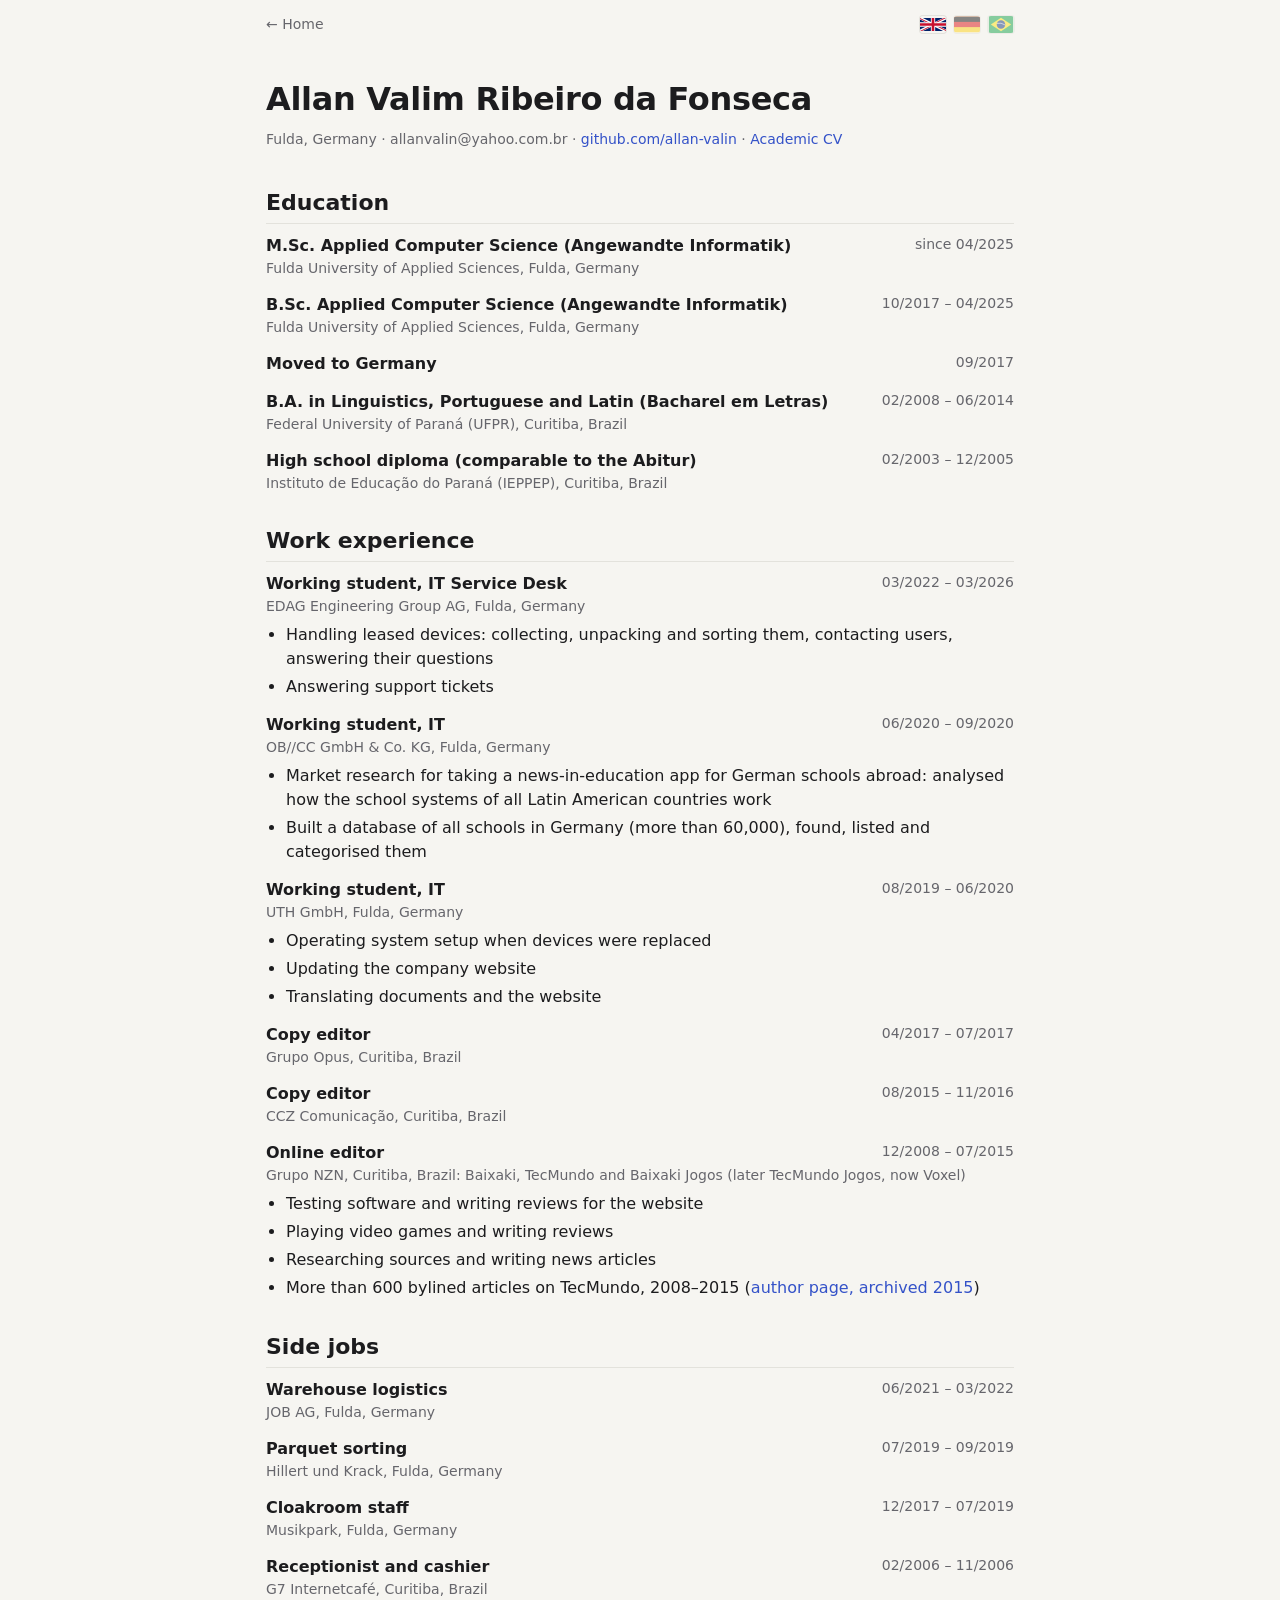
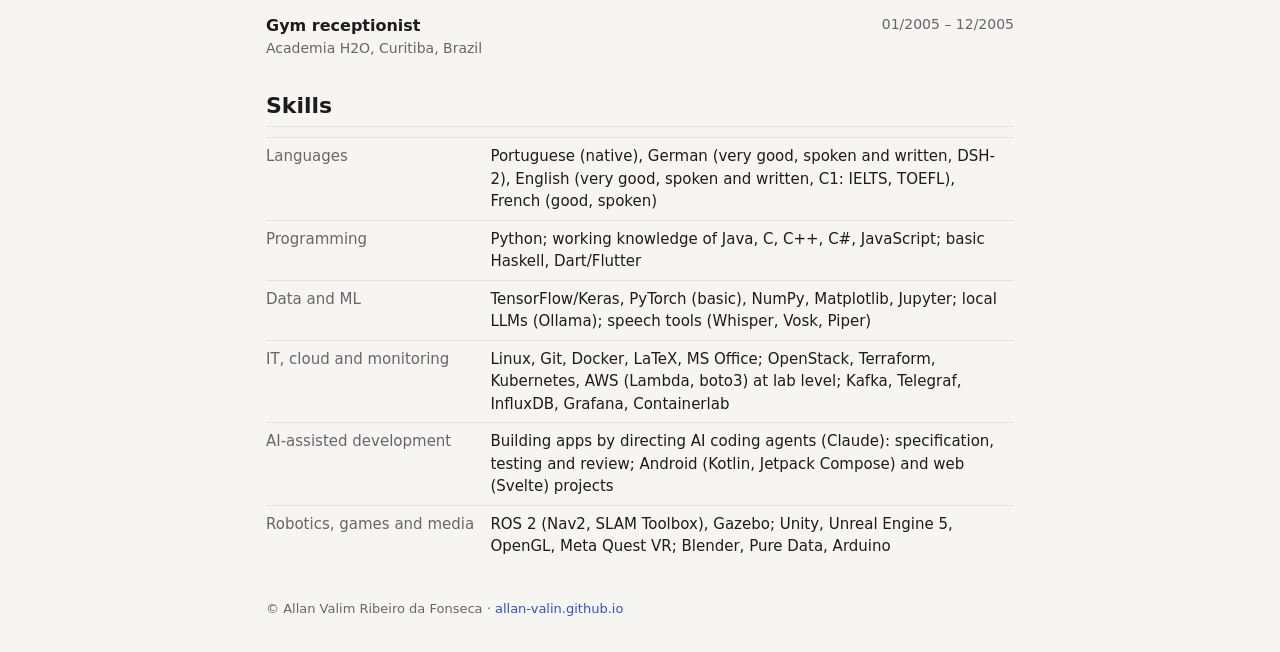
<file: cv/index.html>
<!DOCTYPE html>
<html lang="en">
<head>
<meta charset="utf-8">
<meta name="viewport" content="width=device-width, initial-scale=1">
<title>CV – Allan Valim</title>
<meta name="description" content="CV of Allan Valim Ribeiro da Fonseca: education, work experience and skills.">
<link rel="stylesheet" href="/assets/site.css">
<link rel="alternate" hreflang="en" href="https://allan-valin.github.io/cv/">
<link rel="alternate" hreflang="de" href="https://allan-valin.github.io/de/cv/">
<link rel="alternate" hreflang="pt-BR" href="https://allan-valin.github.io/pt/cv/">
</head>
<body>
<div class="wrap cv">
  <div class="topbar">
    <a class="home" href="/">← Home</a>
    <div class="lang"><a href="/cv/" hreflang="en" aria-current="page"><img src="/assets/flag-en.svg" alt="English" title="English"></a><a href="/de/cv/" hreflang="de"><img src="/assets/flag-de.svg" alt="Deutsch" title="Deutsch"></a><a href="/pt/cv/" hreflang="pt-BR"><img src="/assets/flag-pt.svg" alt="Português (Brasil)" title="Português (Brasil)"></a></div>
  </div>

  <header>
    <h1>Allan Valim Ribeiro da Fonseca</h1>
    <p class="contact">Fulda, Germany · allanvalin@yahoo.com.br · <a href="https://github.com/allan-valin">github.com/allan-valin</a> · <a href="/cv/academic.html">Academic CV</a></p>
  </header>

  <h2>Education</h2>
  <div class="entry">
    <div class="head"><strong>M.Sc. Applied Computer Science (Angewandte Informatik)</strong><span class="when">since 04/2025</span></div>
    <div class="where">Fulda University of Applied Sciences, Fulda, Germany</div>
  </div>
  <div class="entry">
    <div class="head"><strong>B.Sc. Applied Computer Science (Angewandte Informatik)</strong><span class="when">10/2017 – 04/2025</span></div>
    <div class="where">Fulda University of Applied Sciences, Fulda, Germany</div>
  </div>
  <div class="entry">
    <div class="head"><strong>Moved to Germany</strong><span class="when">09/2017</span></div>
  </div>
  <div class="entry">
    <div class="head"><strong>B.A. in Linguistics, Portuguese and Latin (Bacharel em Letras)</strong><span class="when">02/2008 – 06/2014</span></div>
    <div class="where">Federal University of Paraná (UFPR), Curitiba, Brazil</div>
  </div>
  <div class="entry">
    <div class="head"><strong>High school diploma (comparable to the Abitur)</strong><span class="when">02/2003 – 12/2005</span></div>
    <div class="where">Instituto de Educação do Paraná (IEPPEP), Curitiba, Brazil</div>
  </div>

  <h2>Work experience</h2>
  <div class="entry">
    <div class="head"><strong>Working student, IT Service Desk</strong><span class="when">03/2022 – 03/2026</span></div>
    <div class="where">EDAG Engineering Group AG, Fulda, Germany</div>
    <ul>
      <li>Handling leased devices: collecting, unpacking and sorting them, contacting users, answering their questions</li>
      <li>Answering support tickets</li>
    </ul>
  </div>
  <div class="entry">
    <div class="head"><strong>Working student, IT</strong><span class="when">06/2020 – 09/2020</span></div>
    <div class="where">OB//CC GmbH &amp; Co. KG, Fulda, Germany</div>
    <ul>
      <li>Market research for taking a news-in-education app for German schools abroad: analysed how the school systems of all Latin American countries work</li>
      <li>Built a database of all schools in Germany (more than 60,000), found, listed and categorised them</li>
    </ul>
  </div>
  <div class="entry">
    <div class="head"><strong>Working student, IT</strong><span class="when">08/2019 – 06/2020</span></div>
    <div class="where">UTH GmbH, Fulda, Germany</div>
    <ul>
      <li>Operating system setup when devices were replaced</li>
      <li>Updating the company website</li>
      <li>Translating documents and the website</li>
    </ul>
  </div>
  <div class="entry">
    <div class="head"><strong>Copy editor</strong><span class="when">04/2017 – 07/2017</span></div>
    <div class="where">Grupo Opus, Curitiba, Brazil</div>
  </div>
  <div class="entry">
    <div class="head"><strong>Copy editor</strong><span class="when">08/2015 – 11/2016</span></div>
    <div class="where">CCZ Comunicação, Curitiba, Brazil</div>
  </div>
  <div class="entry">
    <div class="head"><strong>Online editor</strong><span class="when">12/2008 – 07/2015</span></div>
    <div class="where">Grupo NZN, Curitiba, Brazil: Baixaki, TecMundo and Baixaki Jogos (later TecMundo Jogos, now Voxel)</div>
    <ul>
      <li>Testing software and writing reviews for the website</li>
      <li>Playing video games and writing reviews</li>
      <li>Researching sources and writing news articles</li>
      <li>More than 600 bylined articles on TecMundo, 2008–2015 (<a href="https://web.archive.org/web/20150530054442/http://www.tecmundo.com.br/autor/69-allan-valin">author page, archived 2015</a>)</li>
    </ul>
  </div>

  <h2>Side jobs</h2>
  <div class="entry"><div class="head"><strong>Warehouse logistics</strong><span class="when">06/2021 – 03/2022</span></div><div class="where">JOB AG, Fulda, Germany</div></div>
  <div class="entry"><div class="head"><strong>Parquet sorting</strong><span class="when">07/2019 – 09/2019</span></div><div class="where">Hillert und Krack, Fulda, Germany</div></div>
  <div class="entry"><div class="head"><strong>Cloakroom staff</strong><span class="when">12/2017 – 07/2019</span></div><div class="where">Musikpark, Fulda, Germany</div></div>
  <div class="entry"><div class="head"><strong>Receptionist and cashier</strong><span class="when">02/2006 – 11/2006</span></div><div class="where">G7 Internetcafé, Curitiba, Brazil</div></div>
  <div class="entry"><div class="head"><strong>Gym receptionist</strong><span class="when">01/2005 – 12/2005</span></div><div class="where">Academia H2O, Curitiba, Brazil</div></div>

  <h2>Skills</h2>
  <table>
    <tr><td>Languages</td><td>Portuguese (native), German (very good, spoken and written, DSH-2), English (very good, spoken and written, C1: IELTS, TOEFL), French (good, spoken)</td></tr>
    <tr><td>Programming</td><td>Python; working knowledge of Java, C, C++, C#, JavaScript; basic Haskell, Dart/Flutter</td></tr>
    <tr><td>Data and ML</td><td>TensorFlow/Keras, PyTorch (basic), NumPy, Matplotlib, Jupyter; local LLMs (Ollama); speech tools (Whisper, Vosk, Piper)</td></tr>
    <tr><td>IT, cloud and monitoring</td><td>Linux, Git, Docker, LaTeX, MS Office; OpenStack, Terraform, Kubernetes, AWS (Lambda, boto3) at lab level; Kafka, Telegraf, InfluxDB, Grafana, Containerlab</td></tr>
    <tr><td>AI-assisted development</td><td>Building apps by directing AI coding agents (Claude): specification, testing and review; Android (Kotlin, Jetpack Compose) and web (Svelte) projects</td></tr>
    <tr><td>Robotics, games and media</td><td>ROS 2 (Nav2, SLAM Toolbox), Gazebo; Unity, Unreal Engine 5, OpenGL, Meta Quest VR; Blender, Pure Data, Arduino</td></tr>
  </table>

  <footer>© Allan Valim Ribeiro da Fonseca · <a href="/">allan-valin.github.io</a></footer>
</div>
</body>
</html>
</file>
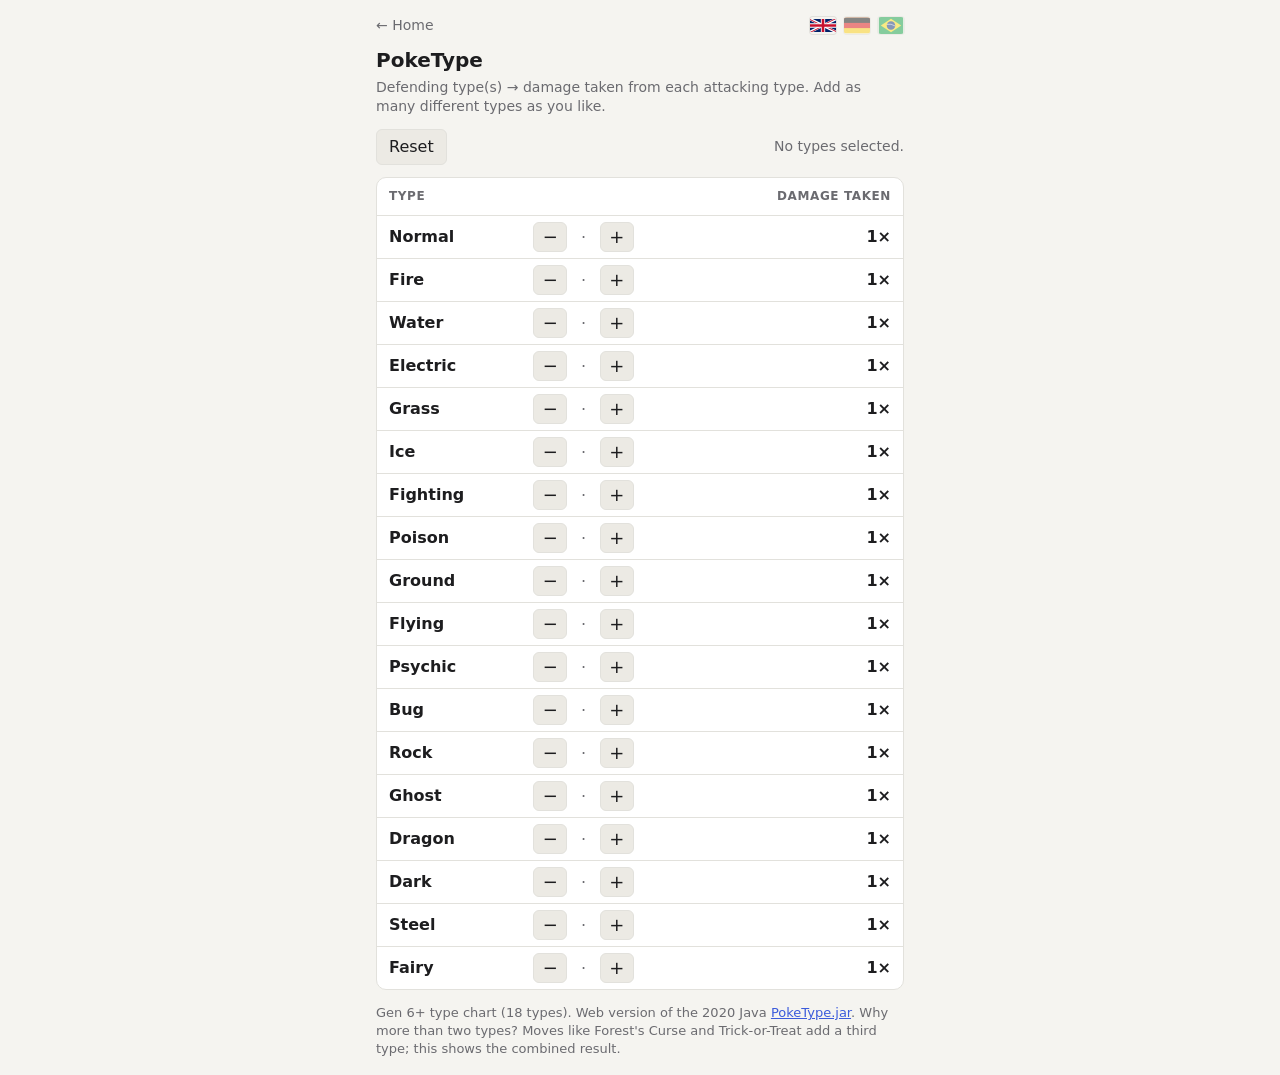
<file: poketype/index.html>
<!DOCTYPE html>
<html lang="en">
<head>
<meta charset="utf-8">
<meta name="viewport" content="width=device-width, initial-scale=1">
<title>PokeType</title>
<meta name="description" content="Type-weakness calculator that lets a Pokémon have any number of types, not just two.">
<style>
  :root { --bg:#f5f4f0; --fg:#1d1d1f; --mute:#6b6b70; --card:#ffffff; --line:#e2e1dc; --btn:#eceae4; --btn-hi:#dedbd3; --up:#1a8a3c; --down:#c92a2a; --zero:#b8860b; --accent:#3b5bdb; }
  @media (prefers-color-scheme: dark) { :root { --bg:#14161a; --fg:#e8e6e1; --mute:#8b8f98; --card:#1c1f25; --line:#2a2e36; --btn:#2f3440; --btn-hi:#3a3f4b; --up:#4ade80; --down:#ff6b6b; --zero:#facc15; --accent:#8da2fb; } }
  * { box-sizing:border-box; }
  body { margin:0; background:var(--bg); color:var(--fg); font:16px/1.4 system-ui,sans-serif; }
  main { max-width:560px; margin:0 auto; padding:16px; }
  h1 { font-size:20px; margin:0; }
  header { display:flex; justify-content:space-between; align-items:center; gap:12px; margin-bottom:12px; }
  header p { margin:4px 0 0; color:var(--mute); font-size:14px; }
  .card { background:var(--card); border:1px solid var(--line); border-radius:10px; overflow:hidden; }
  table { width:100%; border-collapse:collapse; }
  th { text-align:left; font-size:12px; text-transform:uppercase; letter-spacing:.05em; color:var(--mute); padding:10px 12px; border-bottom:1px solid var(--line); }
  th:last-child, td:last-child { text-align:right; }
  td { padding:6px 12px; border-bottom:1px solid var(--line); }
  tr:last-child td { border-bottom:0; }
  .t { font-weight:600; }
  .ctl { white-space:nowrap; }
  .ctl button { width:34px; height:30px; border:1px solid var(--line); background:var(--btn); color:var(--fg); border-radius:6px; font:inherit; font-size:18px; line-height:1; cursor:pointer; }
  .ctl button:hover { background:var(--btn-hi); }
  .n { display:inline-block; min-width:1.4em; text-align:center; font-variant-numeric:tabular-nums; color:var(--mute); }
  .n.on { color:var(--accent); font-weight:700; }
  .m { font-variant-numeric:tabular-nums; font-weight:600; }
  .m.up { color:var(--up); } .m.down { color:var(--down); } .m.zero { color:var(--zero); }
  .top { display:flex; gap:8px; align-items:center; flex-wrap:wrap; margin-bottom:12px; }
  .top button { border:1px solid var(--line); background:var(--btn); color:var(--fg); border-radius:6px; padding:6px 12px; font:inherit; cursor:pointer; }
  #summary { color:var(--mute); font-size:14px; margin-left:auto; }
  footer { color:var(--mute); font-size:13px; margin-top:14px; }
  a { color:var(--accent); }
  .bar { display:flex; justify-content:space-between; align-items:center; font-size:14px; margin-bottom:10px; }
  .bar .home { color:var(--mute); text-decoration:none; }
  .lang { display:flex; gap:8px; } .lang a { opacity:.45; } .lang a[aria-current="page"], .lang a:hover { opacity:1; }
  .lang img { width:26px; height:17px; display:block; border-radius:3px; box-shadow:0 0 0 1px var(--line); }
</style>
</head>
<body>
<main>
  <div class="bar"><a class="home" href="/">← Home</a><div class="lang"><a href="/poketype/" hreflang="en" aria-current="page"><img src="/assets/flag-en.svg" alt="English" title="English"></a><a href="/de/poketype/" hreflang="de"><img src="/assets/flag-de.svg" alt="Deutsch" title="Deutsch"></a><a href="/pt/poketype/" hreflang="pt-BR"><img src="/assets/flag-pt.svg" alt="Português (Brasil)" title="Português (Brasil)"></a></div></div>
  <header>
    <div><h1>PokeType</h1><p>Defending type(s) → damage taken from each attacking type. Add as many different types as you like.</p></div>
  </header>
  <div class="top"><button id="reset">Reset</button><span id="summary">No types selected.</span></div>
  <div class="card"><table>
    <thead><tr><th>Type</th><th></th><th>Damage taken</th></tr></thead>
    <tbody id="rows"></tbody>
  </table></div>
  <footer>Gen 6+ type chart (18 types). Web version of the 2020 Java <a href="https://github.com/allan-valin/Multimedia-Projects/tree/main/poketype">PokeType.jar</a>.
  Why more than two types? Moves like Forest's Curse and Trick-or-Treat add a third type; this shows the combined result.</footer>
</main>
<script>
const T = ["Normal","Fire","Water","Electric","Grass","Ice","Fighting","Poison","Ground","Flying","Psychic","Bug","Rock","Ghost","Dragon","Dark","Steel","Fairy"];
// CHART[attacker][defender] multiplier, standard Gen 6+ chart.
const H = 0.5, Z = 0;
const CHART = {
  Normal:  {Rock:H, Ghost:Z, Steel:H},
  Fire:    {Fire:H, Water:H, Grass:2, Ice:2, Bug:2, Rock:H, Dragon:H, Steel:2},
  Water:   {Fire:2, Water:H, Grass:H, Ground:2, Rock:2, Dragon:H},
  Electric:{Water:2, Electric:H, Grass:H, Ground:Z, Flying:2, Dragon:H},
  Grass:   {Fire:H, Water:2, Grass:H, Poison:H, Ground:2, Flying:H, Bug:H, Rock:2, Dragon:H, Steel:H},
  Ice:     {Fire:H, Water:H, Grass:2, Ice:H, Ground:2, Flying:2, Dragon:2, Steel:H},
  Fighting:{Normal:2, Ice:2, Poison:H, Flying:H, Psychic:H, Bug:H, Rock:2, Ghost:Z, Dark:2, Steel:2, Fairy:H},
  Poison:  {Grass:2, Poison:H, Ground:H, Rock:H, Ghost:H, Steel:Z, Fairy:2},
  Ground:  {Fire:2, Electric:2, Grass:H, Poison:2, Flying:Z, Bug:H, Rock:2, Steel:2},
  Flying:  {Electric:H, Grass:2, Fighting:2, Bug:2, Rock:H, Steel:H},
  Psychic: {Fighting:2, Poison:2, Psychic:H, Dark:Z, Steel:H},
  Bug:     {Fire:H, Grass:2, Fighting:H, Poison:H, Flying:H, Psychic:2, Ghost:H, Dark:2, Steel:H, Fairy:H},
  Rock:    {Fire:2, Ice:2, Fighting:H, Ground:H, Flying:2, Bug:2, Steel:H},
  Ghost:   {Normal:Z, Psychic:2, Ghost:2, Dark:H},
  Dragon:  {Dragon:2, Steel:H, Fairy:Z},
  Dark:    {Fighting:H, Psychic:2, Ghost:2, Dark:H, Fairy:H},
  Steel:   {Fire:H, Water:H, Electric:H, Ice:2, Rock:2, Steel:H, Fairy:2},
  Fairy:   {Fire:H, Fighting:2, Poison:H, Dragon:2, Dark:2, Steel:H},
};
const count = Object.fromEntries(T.map(t => [t, 0]));
const rows = document.getElementById("rows");
for (const t of T) {
  const tr = document.createElement("tr");
  tr.innerHTML = `<td class="t">${t}</td><td class="ctl"><button data-t="${t}" data-d="-1" aria-label="remove ${t}">−</button> <span class="n" id="n-${t}">·</span> <button data-t="${t}" data-d="1" aria-label="add ${t}">+</button></td><td class="m" id="m-${t}">1</td>`;
  rows.appendChild(tr);
}
rows.addEventListener("click", e => { const b = e.target.closest("button"); if (!b) return; count[b.dataset.t] = Math.min(1, Math.max(0, count[b.dataset.t] + +b.dataset.d)); update(); });
document.getElementById("reset").onclick = () => { for (const t of T) count[t] = 0; update(); };
function fmt(x) { return x === 0 ? "0" : x >= 1 ? (Number.isInteger(x) ? x + "" : x.toFixed(2)) : x.toFixed(x === 0.5 ? 1 : x === 0.25 ? 2 : 3); }
function update() {
  const def = T.filter(t => count[t] > 0);
  for (const atk of T) {
    let m = 1; for (const d of def) for (let i = 0; i < count[d]; i++) m *= CHART[atk][d] ?? 1;
    const el = document.getElementById(`m-${atk}`); el.textContent = fmt(m) + "×";
    el.className = "m " + (m === 0 ? "zero" : m > 1 ? "up" : m < 1 ? "down" : "");
  }
  for (const t of T) { const n = document.getElementById(`n-${t}`); n.textContent = count[t] ? "✓" : "·"; n.classList.toggle("on", count[t] > 0); }
  document.getElementById("summary").textContent = def.length ? "Defending: " + def.join(" / ") : "No types selected.";
}
update();
</script>
</body>
</html>
</file>
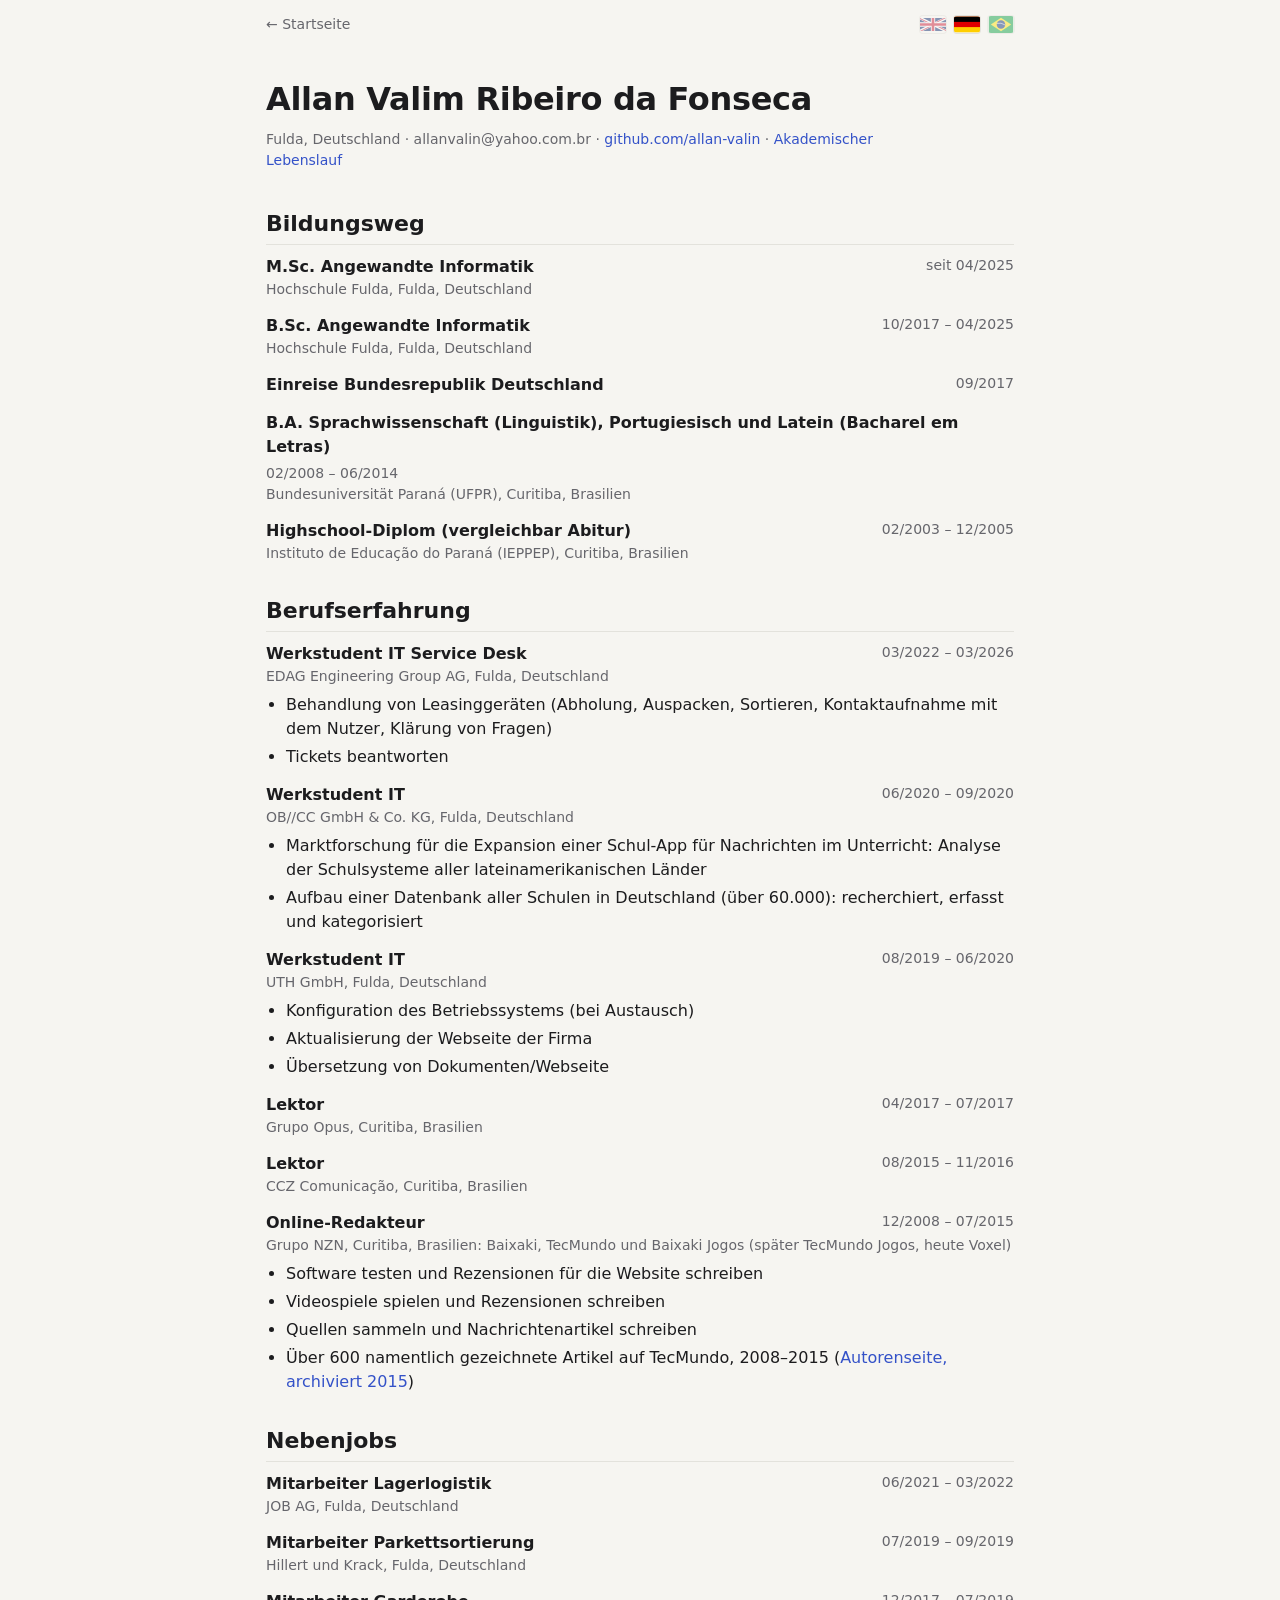
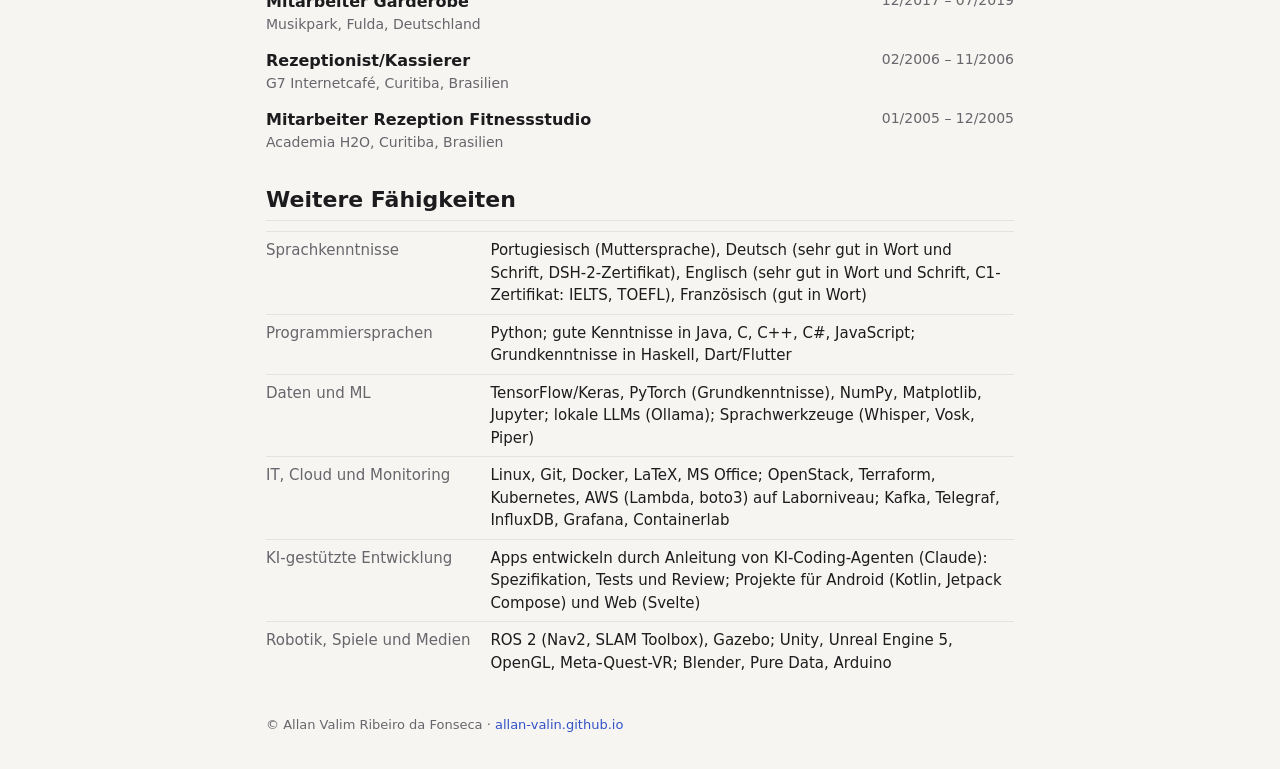
<file: de/cv/index.html>
<!DOCTYPE html>
<html lang="de">
<head>
<meta charset="utf-8">
<meta name="viewport" content="width=device-width, initial-scale=1">
<title>Lebenslauf – Allan Valim</title>
<meta name="description" content="Lebenslauf von Allan Valim Ribeiro da Fonseca: Bildungsweg, Berufserfahrung und Kenntnisse.">
<link rel="stylesheet" href="/assets/site.css">
<link rel="alternate" hreflang="en" href="https://allan-valin.github.io/cv/">
<link rel="alternate" hreflang="de" href="https://allan-valin.github.io/de/cv/">
<link rel="alternate" hreflang="pt-BR" href="https://allan-valin.github.io/pt/cv/">
</head>
<body>
<div class="wrap cv">
  <div class="topbar">
    <a class="home" href="/de/">← Startseite</a>
    <div class="lang"><a href="/cv/" hreflang="en"><img src="/assets/flag-en.svg" alt="English" title="English"></a><a href="/de/cv/" hreflang="de" aria-current="page"><img src="/assets/flag-de.svg" alt="Deutsch" title="Deutsch"></a><a href="/pt/cv/" hreflang="pt-BR"><img src="/assets/flag-pt.svg" alt="Português (Brasil)" title="Português (Brasil)"></a></div>
  </div>

  <header>
    <h1>Allan Valim Ribeiro da Fonseca</h1>
    <p class="contact">Fulda, Deutschland · allanvalin@yahoo.com.br · <a href="https://github.com/allan-valin">github.com/allan-valin</a> · <a href="/de/cv/academic.html">Akademischer Lebenslauf</a></p>
  </header>

  <h2>Bildungsweg</h2>
  <div class="entry">
    <div class="head"><strong>M.Sc. Angewandte Informatik</strong><span class="when">seit 04/2025</span></div>
    <div class="where">Hochschule Fulda, Fulda, Deutschland</div>
  </div>
  <div class="entry">
    <div class="head"><strong>B.Sc. Angewandte Informatik</strong><span class="when">10/2017 – 04/2025</span></div>
    <div class="where">Hochschule Fulda, Fulda, Deutschland</div>
  </div>
  <div class="entry">
    <div class="head"><strong>Einreise Bundesrepublik Deutschland</strong><span class="when">09/2017</span></div>
  </div>
  <div class="entry">
    <div class="head"><strong>B.A. Sprachwissenschaft (Linguistik), Portugiesisch und Latein (Bacharel em Letras)</strong><span class="when">02/2008 – 06/2014</span></div>
    <div class="where">Bundesuniversität Paraná (UFPR), Curitiba, Brasilien</div>
  </div>
  <div class="entry">
    <div class="head"><strong>Highschool-Diplom (vergleichbar Abitur)</strong><span class="when">02/2003 – 12/2005</span></div>
    <div class="where">Instituto de Educação do Paraná (IEPPEP), Curitiba, Brasilien</div>
  </div>

  <h2>Berufserfahrung</h2>
  <div class="entry">
    <div class="head"><strong>Werkstudent IT Service Desk</strong><span class="when">03/2022 – 03/2026</span></div>
    <div class="where">EDAG Engineering Group AG, Fulda, Deutschland</div>
    <ul>
      <li>Behandlung von Leasinggeräten (Abholung, Auspacken, Sortieren, Kontaktaufnahme mit dem Nutzer, Klärung von Fragen)</li>
      <li>Tickets beantworten</li>
    </ul>
  </div>
  <div class="entry">
    <div class="head"><strong>Werkstudent IT</strong><span class="when">06/2020 – 09/2020</span></div>
    <div class="where">OB//CC GmbH &amp; Co. KG, Fulda, Deutschland</div>
    <ul>
      <li>Marktforschung für die Expansion einer Schul-App für Nachrichten im Unterricht: Analyse der Schulsysteme aller lateinamerikanischen Länder</li>
      <li>Aufbau einer Datenbank aller Schulen in Deutschland (über 60.000): recherchiert, erfasst und kategorisiert</li>
    </ul>
  </div>
  <div class="entry">
    <div class="head"><strong>Werkstudent IT</strong><span class="when">08/2019 – 06/2020</span></div>
    <div class="where">UTH GmbH, Fulda, Deutschland</div>
    <ul>
      <li>Konfiguration des Betriebssystems (bei Austausch)</li>
      <li>Aktualisierung der Webseite der Firma</li>
      <li>Übersetzung von Dokumenten/Webseite</li>
    </ul>
  </div>
  <div class="entry">
    <div class="head"><strong>Lektor</strong><span class="when">04/2017 – 07/2017</span></div>
    <div class="where">Grupo Opus, Curitiba, Brasilien</div>
  </div>
  <div class="entry">
    <div class="head"><strong>Lektor</strong><span class="when">08/2015 – 11/2016</span></div>
    <div class="where">CCZ Comunicação, Curitiba, Brasilien</div>
  </div>
  <div class="entry">
    <div class="head"><strong>Online-Redakteur</strong><span class="when">12/2008 – 07/2015</span></div>
    <div class="where">Grupo NZN, Curitiba, Brasilien: Baixaki, TecMundo und Baixaki Jogos (später TecMundo Jogos, heute Voxel)</div>
    <ul>
      <li>Software testen und Rezensionen für die Website schreiben</li>
      <li>Videospiele spielen und Rezensionen schreiben</li>
      <li>Quellen sammeln und Nachrichtenartikel schreiben</li>
      <li>Über 600 namentlich gezeichnete Artikel auf TecMundo, 2008–2015 (<a href="https://web.archive.org/web/20150530054442/http://www.tecmundo.com.br/autor/69-allan-valin">Autorenseite, archiviert 2015</a>)</li>
    </ul>
  </div>

  <h2>Nebenjobs</h2>
  <div class="entry"><div class="head"><strong>Mitarbeiter Lagerlogistik</strong><span class="when">06/2021 – 03/2022</span></div><div class="where">JOB AG, Fulda, Deutschland</div></div>
  <div class="entry"><div class="head"><strong>Mitarbeiter Parkettsortierung</strong><span class="when">07/2019 – 09/2019</span></div><div class="where">Hillert und Krack, Fulda, Deutschland</div></div>
  <div class="entry"><div class="head"><strong>Mitarbeiter Garderobe</strong><span class="when">12/2017 – 07/2019</span></div><div class="where">Musikpark, Fulda, Deutschland</div></div>
  <div class="entry"><div class="head"><strong>Rezeptionist/Kassierer</strong><span class="when">02/2006 – 11/2006</span></div><div class="where">G7 Internetcafé, Curitiba, Brasilien</div></div>
  <div class="entry"><div class="head"><strong>Mitarbeiter Rezeption Fitnessstudio</strong><span class="when">01/2005 – 12/2005</span></div><div class="where">Academia H2O, Curitiba, Brasilien</div></div>

  <h2>Weitere Fähigkeiten</h2>
  <table>
    <tr><td>Sprachkenntnisse</td><td>Portugiesisch (Muttersprache), Deutsch (sehr gut in Wort und Schrift, DSH-2-Zertifikat), Englisch (sehr gut in Wort und Schrift, C1-Zertifikat: IELTS, TOEFL), Französisch (gut in Wort)</td></tr>
    <tr><td>Programmiersprachen</td><td>Python; gute Kenntnisse in Java, C, C++, C#, JavaScript; Grundkenntnisse in Haskell, Dart/Flutter</td></tr>
    <tr><td>Daten und ML</td><td>TensorFlow/Keras, PyTorch (Grundkenntnisse), NumPy, Matplotlib, Jupyter; lokale LLMs (Ollama); Sprachwerkzeuge (Whisper, Vosk, Piper)</td></tr>
    <tr><td>IT, Cloud und Monitoring</td><td>Linux, Git, Docker, LaTeX, MS Office; OpenStack, Terraform, Kubernetes, AWS (Lambda, boto3) auf Laborniveau; Kafka, Telegraf, InfluxDB, Grafana, Containerlab</td></tr>
    <tr><td>KI-gestützte Entwicklung</td><td>Apps entwickeln durch Anleitung von KI-Coding-Agenten (Claude): Spezifikation, Tests und Review; Projekte für Android (Kotlin, Jetpack Compose) und Web (Svelte)</td></tr>
    <tr><td>Robotik, Spiele und Medien</td><td>ROS 2 (Nav2, SLAM Toolbox), Gazebo; Unity, Unreal Engine 5, OpenGL, Meta-Quest-VR; Blender, Pure Data, Arduino</td></tr>
  </table>

  <footer>© Allan Valim Ribeiro da Fonseca · <a href="/de/">allan-valin.github.io</a></footer>
</div>
</body>
</html>
</file>
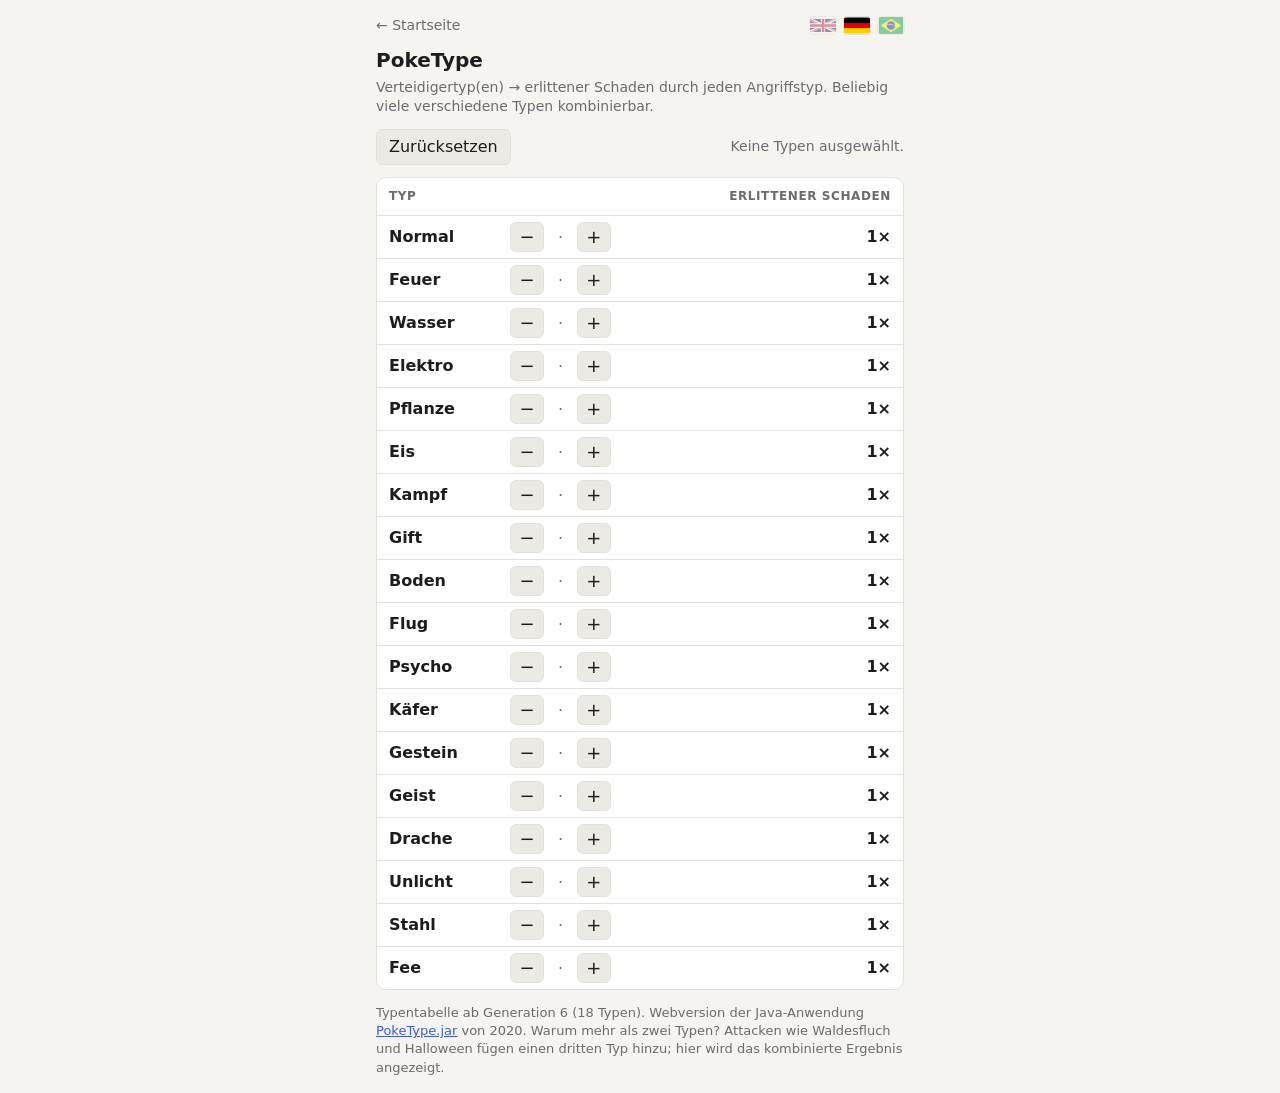
<file: de/poketype/index.html>
<!DOCTYPE html>
<html lang="de">
<head>
<meta charset="utf-8">
<meta name="viewport" content="width=device-width, initial-scale=1">
<title>PokeType</title>
<meta name="description" content="Typschwächen-Rechner, bei dem ein Pokémon beliebig viele Typen haben kann, nicht nur zwei.">
<style>
  :root { --bg:#f5f4f0; --fg:#1d1d1f; --mute:#6b6b70; --card:#ffffff; --line:#e2e1dc; --btn:#eceae4; --btn-hi:#dedbd3; --up:#1a8a3c; --down:#c92a2a; --zero:#b8860b; --accent:#3b5bdb; }
  @media (prefers-color-scheme: dark) { :root { --bg:#14161a; --fg:#e8e6e1; --mute:#8b8f98; --card:#1c1f25; --line:#2a2e36; --btn:#2f3440; --btn-hi:#3a3f4b; --up:#4ade80; --down:#ff6b6b; --zero:#facc15; --accent:#8da2fb; } }
  * { box-sizing:border-box; }
  body { margin:0; background:var(--bg); color:var(--fg); font:16px/1.4 system-ui,sans-serif; }
  main { max-width:560px; margin:0 auto; padding:16px; }
  h1 { font-size:20px; margin:0; }
  header { display:flex; justify-content:space-between; align-items:center; gap:12px; margin-bottom:12px; }
  header p { margin:4px 0 0; color:var(--mute); font-size:14px; }
  .card { background:var(--card); border:1px solid var(--line); border-radius:10px; overflow:hidden; }
  table { width:100%; border-collapse:collapse; }
  th { text-align:left; font-size:12px; text-transform:uppercase; letter-spacing:.05em; color:var(--mute); padding:10px 12px; border-bottom:1px solid var(--line); }
  th:last-child, td:last-child { text-align:right; }
  td { padding:6px 12px; border-bottom:1px solid var(--line); }
  tr:last-child td { border-bottom:0; }
  .t { font-weight:600; }
  .ctl { white-space:nowrap; }
  .ctl button { width:34px; height:30px; border:1px solid var(--line); background:var(--btn); color:var(--fg); border-radius:6px; font:inherit; font-size:18px; line-height:1; cursor:pointer; }
  .ctl button:hover { background:var(--btn-hi); }
  .n { display:inline-block; min-width:1.4em; text-align:center; font-variant-numeric:tabular-nums; color:var(--mute); }
  .n.on { color:var(--accent); font-weight:700; }
  .m { font-variant-numeric:tabular-nums; font-weight:600; }
  .m.up { color:var(--up); } .m.down { color:var(--down); } .m.zero { color:var(--zero); }
  .top { display:flex; gap:8px; align-items:center; flex-wrap:wrap; margin-bottom:12px; }
  .top button { border:1px solid var(--line); background:var(--btn); color:var(--fg); border-radius:6px; padding:6px 12px; font:inherit; cursor:pointer; }
  #summary { color:var(--mute); font-size:14px; margin-left:auto; }
  footer { color:var(--mute); font-size:13px; margin-top:14px; }
  a { color:var(--accent); }
  .bar { display:flex; justify-content:space-between; align-items:center; font-size:14px; margin-bottom:10px; }
  .bar .home { color:var(--mute); text-decoration:none; }
  .lang { display:flex; gap:8px; } .lang a { opacity:.45; } .lang a[aria-current="page"], .lang a:hover { opacity:1; }
  .lang img { width:26px; height:17px; display:block; border-radius:3px; box-shadow:0 0 0 1px var(--line); }
</style>
</head>
<body>
<main>
  <div class="bar"><a class="home" href="/de/">← Startseite</a><div class="lang"><a href="/poketype/" hreflang="en"><img src="/assets/flag-en.svg" alt="English" title="English"></a><a href="/de/poketype/" hreflang="de" aria-current="page"><img src="/assets/flag-de.svg" alt="Deutsch" title="Deutsch"></a><a href="/pt/poketype/" hreflang="pt-BR"><img src="/assets/flag-pt.svg" alt="Português (Brasil)" title="Português (Brasil)"></a></div></div>
  <header>
    <div><h1>PokeType</h1><p>Verteidigertyp(en) → erlittener Schaden durch jeden Angriffstyp. Beliebig viele verschiedene Typen kombinierbar.</p></div>
  </header>
  <div class="top"><button id="reset">Zurücksetzen</button><span id="summary">Keine Typen ausgewählt.</span></div>
  <div class="card"><table>
    <thead><tr><th>Typ</th><th></th><th>Erlittener Schaden</th></tr></thead>
    <tbody id="rows"></tbody>
  </table></div>
  <footer>Typentabelle ab Generation 6 (18 Typen). Webversion der Java-Anwendung <a href="https://github.com/allan-valin/Multimedia-Projects/tree/main/poketype">PokeType.jar</a> von 2020.
  Warum mehr als zwei Typen? Attacken wie Waldesfluch und Halloween fügen einen dritten Typ hinzu; hier wird das kombinierte Ergebnis angezeigt.</footer>
</main>
<script>
const T = ["Normal","Fire","Water","Electric","Grass","Ice","Fighting","Poison","Ground","Flying","Psychic","Bug","Rock","Ghost","Dragon","Dark","Steel","Fairy"];
// German display names; keys in T and CHART stay English.
const DE = {Normal:"Normal",Fire:"Feuer",Water:"Wasser",Electric:"Elektro",Grass:"Pflanze",Ice:"Eis",Fighting:"Kampf",Poison:"Gift",Ground:"Boden",Flying:"Flug",Psychic:"Psycho",Bug:"Käfer",Rock:"Gestein",Ghost:"Geist",Dragon:"Drache",Dark:"Unlicht",Steel:"Stahl",Fairy:"Fee"};
// CHART[attacker][defender] multiplier, standard Gen 6+ chart.
const H = 0.5, Z = 0;
const CHART = {
  Normal:  {Rock:H, Ghost:Z, Steel:H},
  Fire:    {Fire:H, Water:H, Grass:2, Ice:2, Bug:2, Rock:H, Dragon:H, Steel:2},
  Water:   {Fire:2, Water:H, Grass:H, Ground:2, Rock:2, Dragon:H},
  Electric:{Water:2, Electric:H, Grass:H, Ground:Z, Flying:2, Dragon:H},
  Grass:   {Fire:H, Water:2, Grass:H, Poison:H, Ground:2, Flying:H, Bug:H, Rock:2, Dragon:H, Steel:H},
  Ice:     {Fire:H, Water:H, Grass:2, Ice:H, Ground:2, Flying:2, Dragon:2, Steel:H},
  Fighting:{Normal:2, Ice:2, Poison:H, Flying:H, Psychic:H, Bug:H, Rock:2, Ghost:Z, Dark:2, Steel:2, Fairy:H},
  Poison:  {Grass:2, Poison:H, Ground:H, Rock:H, Ghost:H, Steel:Z, Fairy:2},
  Ground:  {Fire:2, Electric:2, Grass:H, Poison:2, Flying:Z, Bug:H, Rock:2, Steel:2},
  Flying:  {Electric:H, Grass:2, Fighting:2, Bug:2, Rock:H, Steel:H},
  Psychic: {Fighting:2, Poison:2, Psychic:H, Dark:Z, Steel:H},
  Bug:     {Fire:H, Grass:2, Fighting:H, Poison:H, Flying:H, Psychic:2, Ghost:H, Dark:2, Steel:H, Fairy:H},
  Rock:    {Fire:2, Ice:2, Fighting:H, Ground:H, Flying:2, Bug:2, Steel:H},
  Ghost:   {Normal:Z, Psychic:2, Ghost:2, Dark:H},
  Dragon:  {Dragon:2, Steel:H, Fairy:Z},
  Dark:    {Fighting:H, Psychic:2, Ghost:2, Dark:H, Fairy:H},
  Steel:   {Fire:H, Water:H, Electric:H, Ice:2, Rock:2, Steel:H, Fairy:2},
  Fairy:   {Fire:H, Fighting:2, Poison:H, Dragon:2, Dark:2, Steel:H},
};
const count = Object.fromEntries(T.map(t => [t, 0]));
const rows = document.getElementById("rows");
for (const t of T) {
  const tr = document.createElement("tr");
  tr.innerHTML = `<td class="t">${DE[t]}</td><td class="ctl"><button data-t="${t}" data-d="-1" aria-label="${DE[t]} entfernen">−</button> <span class="n" id="n-${t}">·</span> <button data-t="${t}" data-d="1" aria-label="${DE[t]} hinzufügen">+</button></td><td class="m" id="m-${t}">1</td>`;
  rows.appendChild(tr);
}
rows.addEventListener("click", e => { const b = e.target.closest("button"); if (!b) return; count[b.dataset.t] = Math.min(1, Math.max(0, count[b.dataset.t] + +b.dataset.d)); update(); });
document.getElementById("reset").onclick = () => { for (const t of T) count[t] = 0; update(); };
function fmt(x) { return x === 0 ? "0" : x >= 1 ? (Number.isInteger(x) ? x + "" : x.toFixed(2)) : x.toFixed(x === 0.5 ? 1 : x === 0.25 ? 2 : 3); }
function update() {
  const def = T.filter(t => count[t] > 0);
  for (const atk of T) {
    let m = 1; for (const d of def) for (let i = 0; i < count[d]; i++) m *= CHART[atk][d] ?? 1;
    const el = document.getElementById(`m-${atk}`); el.textContent = fmt(m).replace(".", ",") + "×";
    el.className = "m " + (m === 0 ? "zero" : m > 1 ? "up" : m < 1 ? "down" : "");
  }
  for (const t of T) { const n = document.getElementById(`n-${t}`); n.textContent = count[t] ? "✓" : "·"; n.classList.toggle("on", count[t] > 0); }
  document.getElementById("summary").textContent = def.length ? "Verteidiger: " + def.map(t => DE[t]).join(" / ") : "Keine Typen ausgewählt.";
}
update();
</script>
</body>
</html>
</file>
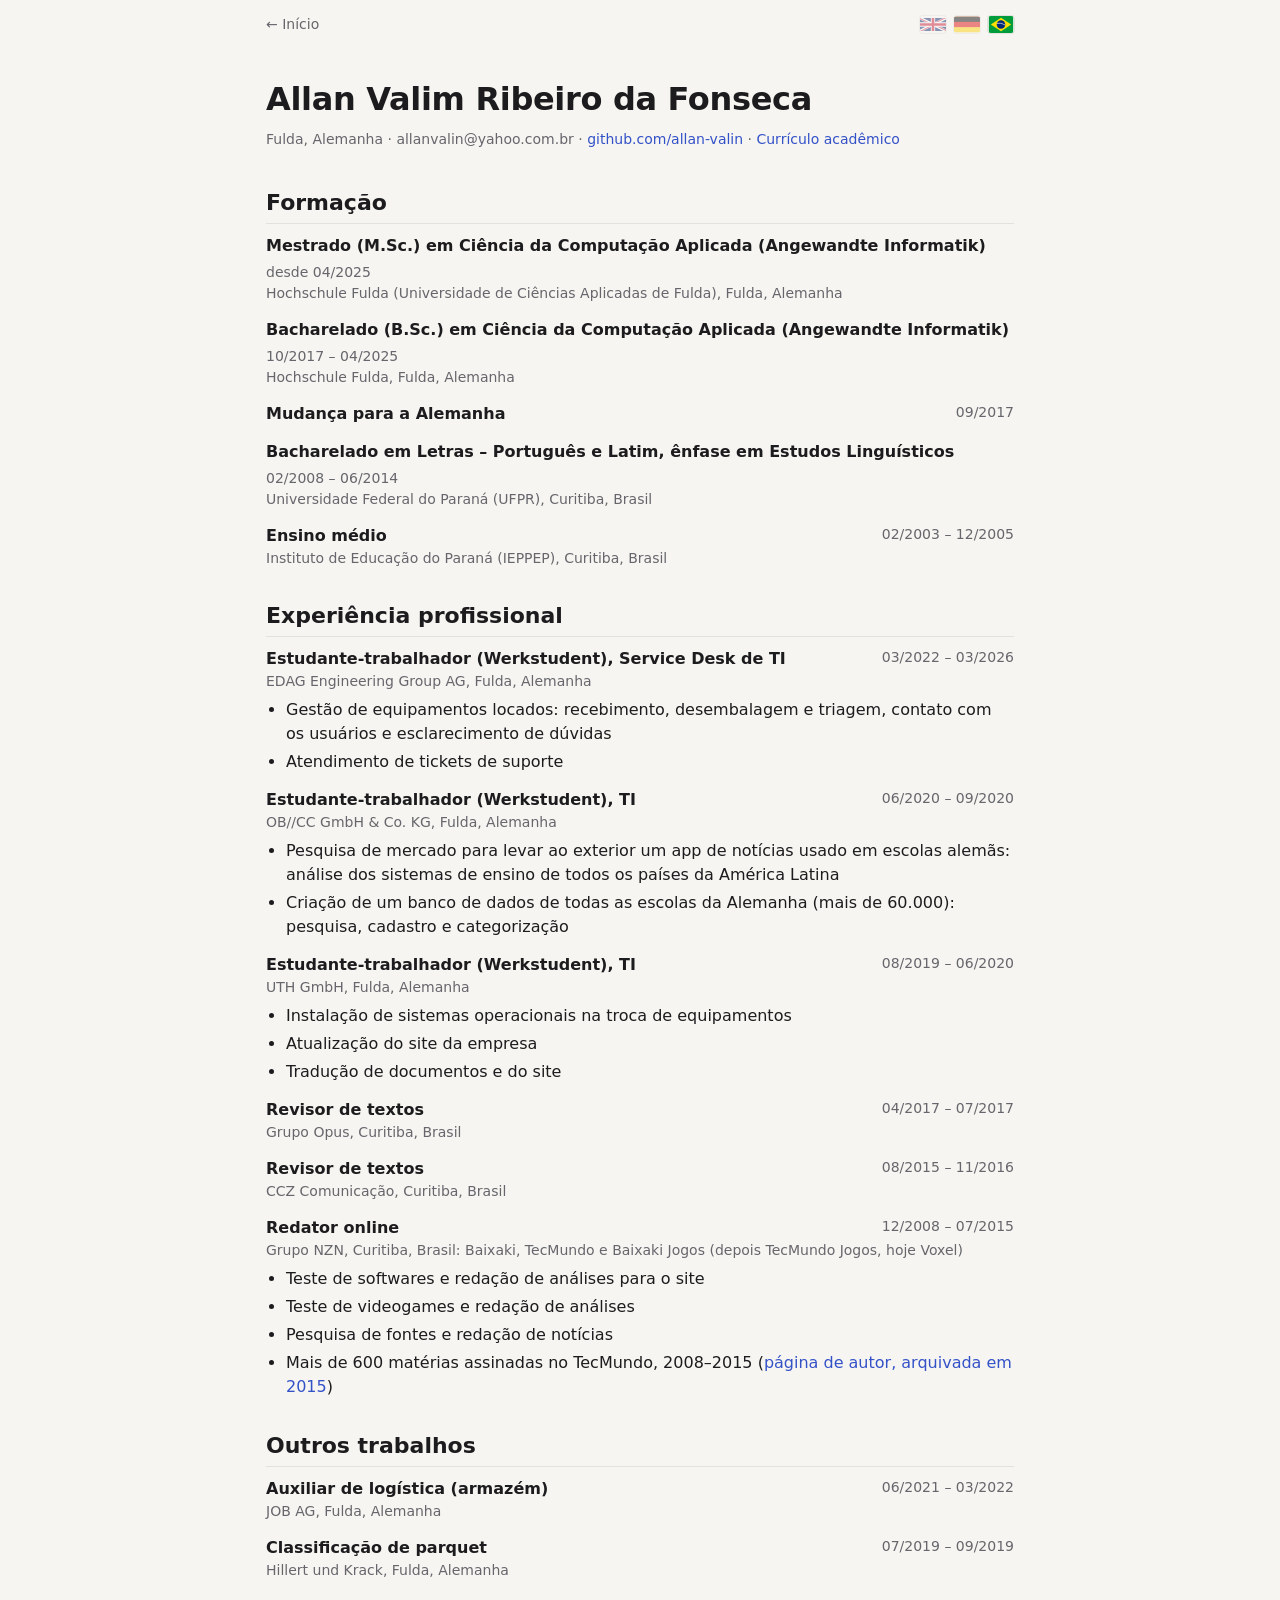
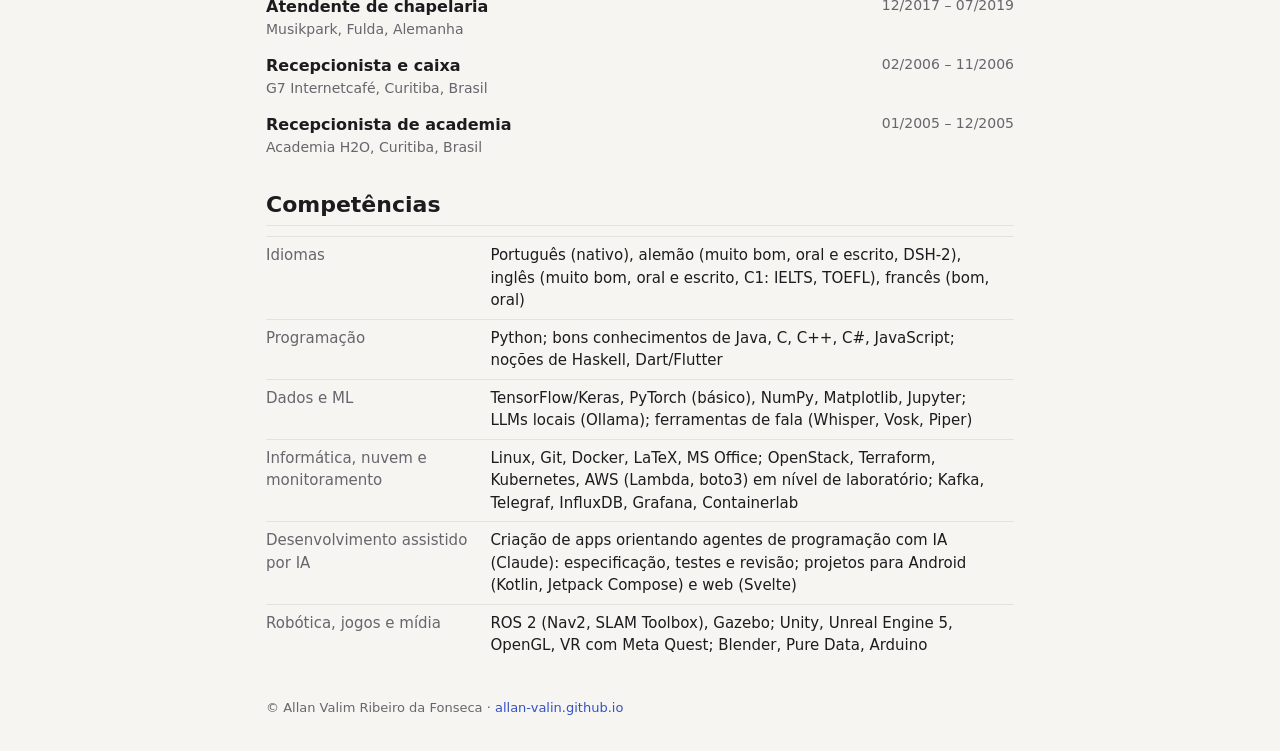
<file: pt/cv/index.html>
<!DOCTYPE html>
<html lang="pt-BR">
<head>
<meta charset="utf-8">
<meta name="viewport" content="width=device-width, initial-scale=1">
<title>Currículo – Allan Valim</title>
<meta name="description" content="Currículo de Allan Valim Ribeiro da Fonseca: formação, experiência profissional e competências.">
<link rel="stylesheet" href="/assets/site.css">
<link rel="alternate" hreflang="en" href="https://allan-valin.github.io/cv/">
<link rel="alternate" hreflang="de" href="https://allan-valin.github.io/de/cv/">
<link rel="alternate" hreflang="pt-BR" href="https://allan-valin.github.io/pt/cv/">
</head>
<body>
<div class="wrap cv">
  <div class="topbar">
    <a class="home" href="/pt/">← Início</a>
    <div class="lang"><a href="/cv/" hreflang="en"><img src="/assets/flag-en.svg" alt="English" title="English"></a><a href="/de/cv/" hreflang="de"><img src="/assets/flag-de.svg" alt="Deutsch" title="Deutsch"></a><a href="/pt/cv/" hreflang="pt-BR" aria-current="page"><img src="/assets/flag-pt.svg" alt="Português (Brasil)" title="Português (Brasil)"></a></div>
  </div>

  <header>
    <h1>Allan Valim Ribeiro da Fonseca</h1>
    <p class="contact">Fulda, Alemanha · allanvalin@yahoo.com.br · <a href="https://github.com/allan-valin">github.com/allan-valin</a> · <a href="/pt/cv/academic.html">Currículo acadêmico</a></p>
  </header>

  <h2>Formação</h2>
  <div class="entry">
    <div class="head"><strong>Mestrado (M.Sc.) em Ciência da Computação Aplicada (Angewandte Informatik)</strong><span class="when">desde 04/2025</span></div>
    <div class="where">Hochschule Fulda (Universidade de Ciências Aplicadas de Fulda), Fulda, Alemanha</div>
  </div>
  <div class="entry">
    <div class="head"><strong>Bacharelado (B.Sc.) em Ciência da Computação Aplicada (Angewandte Informatik)</strong><span class="when">10/2017 – 04/2025</span></div>
    <div class="where">Hochschule Fulda, Fulda, Alemanha</div>
  </div>
  <div class="entry">
    <div class="head"><strong>Mudança para a Alemanha</strong><span class="when">09/2017</span></div>
  </div>
  <div class="entry">
    <div class="head"><strong>Bacharelado em Letras – Português e Latim, ênfase em Estudos Linguísticos</strong><span class="when">02/2008 – 06/2014</span></div>
    <div class="where">Universidade Federal do Paraná (UFPR), Curitiba, Brasil</div>
  </div>
  <div class="entry">
    <div class="head"><strong>Ensino médio</strong><span class="when">02/2003 – 12/2005</span></div>
    <div class="where">Instituto de Educação do Paraná (IEPPEP), Curitiba, Brasil</div>
  </div>

  <h2>Experiência profissional</h2>
  <div class="entry">
    <div class="head"><strong>Estudante-trabalhador (Werkstudent), Service Desk de TI</strong><span class="when">03/2022 – 03/2026</span></div>
    <div class="where">EDAG Engineering Group AG, Fulda, Alemanha</div>
    <ul>
      <li>Gestão de equipamentos locados: recebimento, desembalagem e triagem, contato com os usuários e esclarecimento de dúvidas</li>
      <li>Atendimento de tickets de suporte</li>
    </ul>
  </div>
  <div class="entry">
    <div class="head"><strong>Estudante-trabalhador (Werkstudent), TI</strong><span class="when">06/2020 – 09/2020</span></div>
    <div class="where">OB//CC GmbH &amp; Co. KG, Fulda, Alemanha</div>
    <ul>
      <li>Pesquisa de mercado para levar ao exterior um app de notícias usado em escolas alemãs: análise dos sistemas de ensino de todos os países da América Latina</li>
      <li>Criação de um banco de dados de todas as escolas da Alemanha (mais de 60.000): pesquisa, cadastro e categorização</li>
    </ul>
  </div>
  <div class="entry">
    <div class="head"><strong>Estudante-trabalhador (Werkstudent), TI</strong><span class="when">08/2019 – 06/2020</span></div>
    <div class="where">UTH GmbH, Fulda, Alemanha</div>
    <ul>
      <li>Instalação de sistemas operacionais na troca de equipamentos</li>
      <li>Atualização do site da empresa</li>
      <li>Tradução de documentos e do site</li>
    </ul>
  </div>
  <div class="entry">
    <div class="head"><strong>Revisor de textos</strong><span class="when">04/2017 – 07/2017</span></div>
    <div class="where">Grupo Opus, Curitiba, Brasil</div>
  </div>
  <div class="entry">
    <div class="head"><strong>Revisor de textos</strong><span class="when">08/2015 – 11/2016</span></div>
    <div class="where">CCZ Comunicação, Curitiba, Brasil</div>
  </div>
  <div class="entry">
    <div class="head"><strong>Redator online</strong><span class="when">12/2008 – 07/2015</span></div>
    <div class="where">Grupo NZN, Curitiba, Brasil: Baixaki, TecMundo e Baixaki Jogos (depois TecMundo Jogos, hoje Voxel)</div>
    <ul>
      <li>Teste de softwares e redação de análises para o site</li>
      <li>Teste de videogames e redação de análises</li>
      <li>Pesquisa de fontes e redação de notícias</li>
      <li>Mais de 600 matérias assinadas no TecMundo, 2008–2015 (<a href="https://web.archive.org/web/20150530054442/http://www.tecmundo.com.br/autor/69-allan-valin">página de autor, arquivada em 2015</a>)</li>
    </ul>
  </div>

  <h2>Outros trabalhos</h2>
  <div class="entry"><div class="head"><strong>Auxiliar de logística (armazém)</strong><span class="when">06/2021 – 03/2022</span></div><div class="where">JOB AG, Fulda, Alemanha</div></div>
  <div class="entry"><div class="head"><strong>Classificação de parquet</strong><span class="when">07/2019 – 09/2019</span></div><div class="where">Hillert und Krack, Fulda, Alemanha</div></div>
  <div class="entry"><div class="head"><strong>Atendente de chapelaria</strong><span class="when">12/2017 – 07/2019</span></div><div class="where">Musikpark, Fulda, Alemanha</div></div>
  <div class="entry"><div class="head"><strong>Recepcionista e caixa</strong><span class="when">02/2006 – 11/2006</span></div><div class="where">G7 Internetcafé, Curitiba, Brasil</div></div>
  <div class="entry"><div class="head"><strong>Recepcionista de academia</strong><span class="when">01/2005 – 12/2005</span></div><div class="where">Academia H2O, Curitiba, Brasil</div></div>

  <h2>Competências</h2>
  <table>
    <tr><td>Idiomas</td><td>Português (nativo), alemão (muito bom, oral e escrito, DSH-2), inglês (muito bom, oral e escrito, C1: IELTS, TOEFL), francês (bom, oral)</td></tr>
    <tr><td>Programação</td><td>Python; bons conhecimentos de Java, C, C++, C#, JavaScript; noções de Haskell, Dart/Flutter</td></tr>
    <tr><td>Dados e ML</td><td>TensorFlow/Keras, PyTorch (básico), NumPy, Matplotlib, Jupyter; LLMs locais (Ollama); ferramentas de fala (Whisper, Vosk, Piper)</td></tr>
    <tr><td>Informática, nuvem e monitoramento</td><td>Linux, Git, Docker, LaTeX, MS Office; OpenStack, Terraform, Kubernetes, AWS (Lambda, boto3) em nível de laboratório; Kafka, Telegraf, InfluxDB, Grafana, Containerlab</td></tr>
    <tr><td>Desenvolvimento assistido por IA</td><td>Criação de apps orientando agentes de programação com IA (Claude): especificação, testes e revisão; projetos para Android (Kotlin, Jetpack Compose) e web (Svelte)</td></tr>
    <tr><td>Robótica, jogos e mídia</td><td>ROS 2 (Nav2, SLAM Toolbox), Gazebo; Unity, Unreal Engine 5, OpenGL, VR com Meta Quest; Blender, Pure Data, Arduino</td></tr>
  </table>

  <footer>© Allan Valim Ribeiro da Fonseca · <a href="/pt/">allan-valin.github.io</a></footer>
</div>
</body>
</html>
</file>
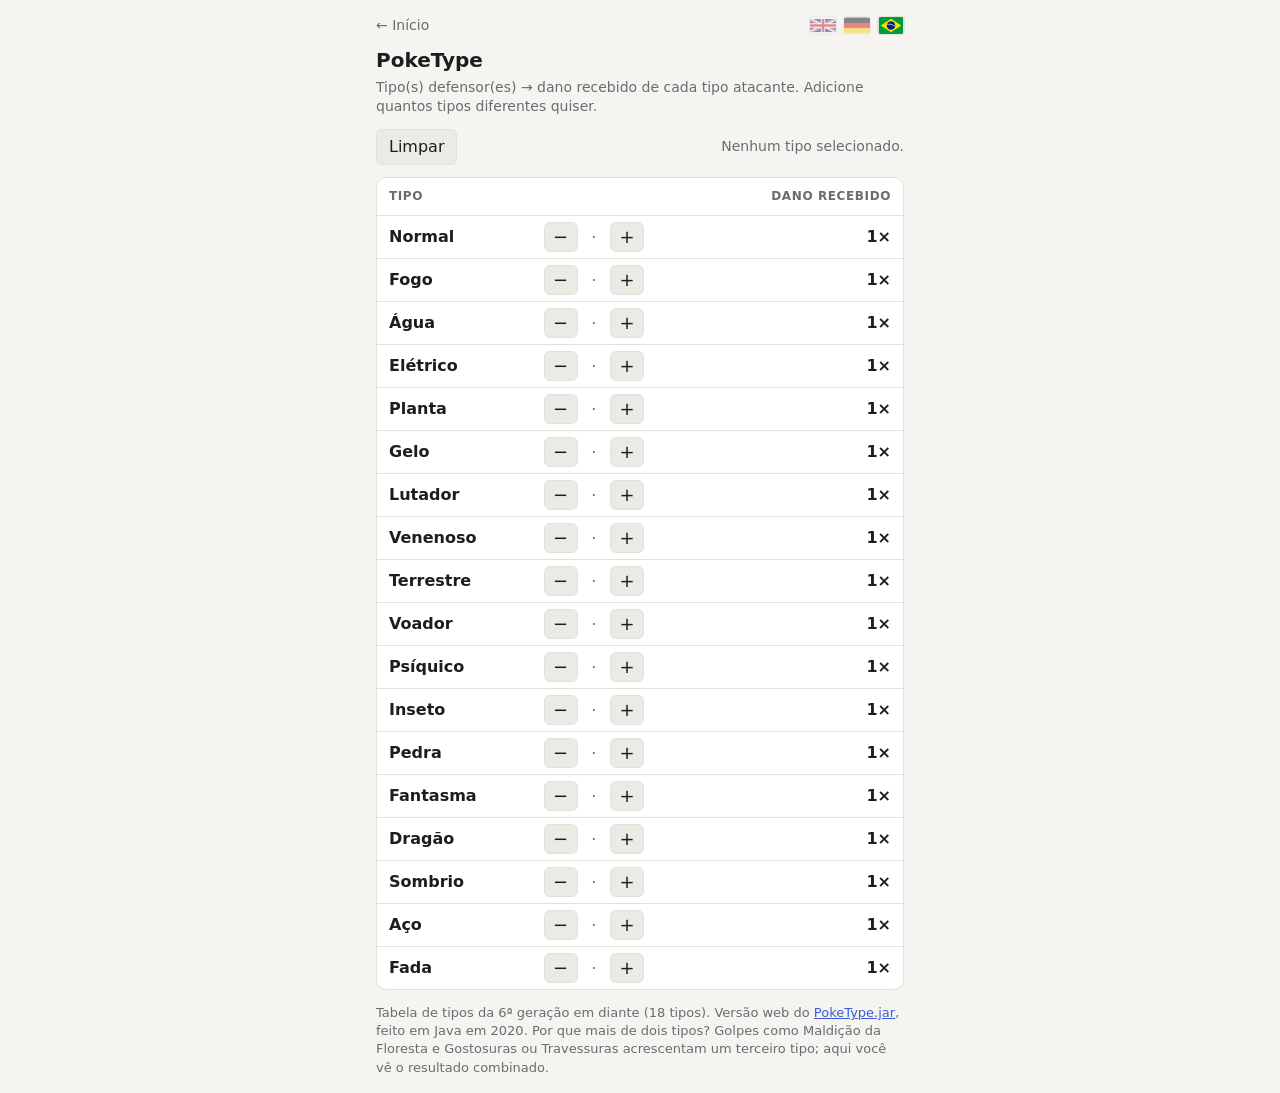
<file: pt/poketype/index.html>
<!DOCTYPE html>
<html lang="pt-BR">
<head>
<meta charset="utf-8">
<meta name="viewport" content="width=device-width, initial-scale=1">
<title>PokeType</title>
<meta name="description" content="Calculadora de fraquezas por tipo que permite a um Pokémon ter qualquer número de tipos, e não só dois.">
<style>
  :root { --bg:#f5f4f0; --fg:#1d1d1f; --mute:#6b6b70; --card:#ffffff; --line:#e2e1dc; --btn:#eceae4; --btn-hi:#dedbd3; --up:#1a8a3c; --down:#c92a2a; --zero:#b8860b; --accent:#3b5bdb; }
  @media (prefers-color-scheme: dark) { :root { --bg:#14161a; --fg:#e8e6e1; --mute:#8b8f98; --card:#1c1f25; --line:#2a2e36; --btn:#2f3440; --btn-hi:#3a3f4b; --up:#4ade80; --down:#ff6b6b; --zero:#facc15; --accent:#8da2fb; } }
  * { box-sizing:border-box; }
  body { margin:0; background:var(--bg); color:var(--fg); font:16px/1.4 system-ui,sans-serif; }
  main { max-width:560px; margin:0 auto; padding:16px; }
  h1 { font-size:20px; margin:0; }
  header { display:flex; justify-content:space-between; align-items:center; gap:12px; margin-bottom:12px; }
  header p { margin:4px 0 0; color:var(--mute); font-size:14px; }
  .card { background:var(--card); border:1px solid var(--line); border-radius:10px; overflow:hidden; }
  table { width:100%; border-collapse:collapse; }
  th { text-align:left; font-size:12px; text-transform:uppercase; letter-spacing:.05em; color:var(--mute); padding:10px 12px; border-bottom:1px solid var(--line); }
  th:last-child, td:last-child { text-align:right; }
  td { padding:6px 12px; border-bottom:1px solid var(--line); }
  tr:last-child td { border-bottom:0; }
  .t { font-weight:600; }
  .ctl { white-space:nowrap; }
  .ctl button { width:34px; height:30px; border:1px solid var(--line); background:var(--btn); color:var(--fg); border-radius:6px; font:inherit; font-size:18px; line-height:1; cursor:pointer; }
  .ctl button:hover { background:var(--btn-hi); }
  .n { display:inline-block; min-width:1.4em; text-align:center; font-variant-numeric:tabular-nums; color:var(--mute); }
  .n.on { color:var(--accent); font-weight:700; }
  .m { font-variant-numeric:tabular-nums; font-weight:600; }
  .m.up { color:var(--up); } .m.down { color:var(--down); } .m.zero { color:var(--zero); }
  .top { display:flex; gap:8px; align-items:center; flex-wrap:wrap; margin-bottom:12px; }
  .top button { border:1px solid var(--line); background:var(--btn); color:var(--fg); border-radius:6px; padding:6px 12px; font:inherit; cursor:pointer; }
  #summary { color:var(--mute); font-size:14px; margin-left:auto; }
  footer { color:var(--mute); font-size:13px; margin-top:14px; }
  a { color:var(--accent); }
  .bar { display:flex; justify-content:space-between; align-items:center; font-size:14px; margin-bottom:10px; }
  .bar .home { color:var(--mute); text-decoration:none; }
  .lang { display:flex; gap:8px; } .lang a { opacity:.45; } .lang a[aria-current="page"], .lang a:hover { opacity:1; }
  .lang img { width:26px; height:17px; display:block; border-radius:3px; box-shadow:0 0 0 1px var(--line); }
</style>
</head>
<body>
<main>
  <div class="bar"><a class="home" href="/pt/">← Início</a><div class="lang"><a href="/poketype/" hreflang="en"><img src="/assets/flag-en.svg" alt="English" title="English"></a><a href="/de/poketype/" hreflang="de"><img src="/assets/flag-de.svg" alt="Deutsch" title="Deutsch"></a><a href="/pt/poketype/" hreflang="pt-BR" aria-current="page"><img src="/assets/flag-pt.svg" alt="Português (Brasil)" title="Português (Brasil)"></a></div></div>
  <header>
    <div><h1>PokeType</h1><p>Tipo(s) defensor(es) → dano recebido de cada tipo atacante. Adicione quantos tipos diferentes quiser.</p></div>
  </header>
  <div class="top"><button id="reset">Limpar</button><span id="summary">Nenhum tipo selecionado.</span></div>
  <div class="card"><table>
    <thead><tr><th>Tipo</th><th></th><th>Dano recebido</th></tr></thead>
    <tbody id="rows"></tbody>
  </table></div>
  <footer>Tabela de tipos da 6ª geração em diante (18 tipos). Versão web do <a href="https://github.com/allan-valin/Multimedia-Projects/tree/main/poketype">PokeType.jar</a>, feito em Java em 2020.
  Por que mais de dois tipos? Golpes como Maldição da Floresta e Gostosuras ou Travessuras acrescentam um terceiro tipo; aqui você vê o resultado combinado.</footer>
</main>
<script>
const T = ["Normal","Fire","Water","Electric","Grass","Ice","Fighting","Poison","Ground","Flying","Psychic","Bug","Rock","Ghost","Dragon","Dark","Steel","Fairy"];
// Display names (official Brazilian Portuguese type names); keys stay in English.
const N = {Normal:"Normal", Fire:"Fogo", Water:"Água", Electric:"Elétrico", Grass:"Planta", Ice:"Gelo", Fighting:"Lutador", Poison:"Venenoso", Ground:"Terrestre", Flying:"Voador", Psychic:"Psíquico", Bug:"Inseto", Rock:"Pedra", Ghost:"Fantasma", Dragon:"Dragão", Dark:"Sombrio", Steel:"Aço", Fairy:"Fada"};
// CHART[attacker][defender] multiplier, standard Gen 6+ chart.
const H = 0.5, Z = 0;
const CHART = {
  Normal:  {Rock:H, Ghost:Z, Steel:H},
  Fire:    {Fire:H, Water:H, Grass:2, Ice:2, Bug:2, Rock:H, Dragon:H, Steel:2},
  Water:   {Fire:2, Water:H, Grass:H, Ground:2, Rock:2, Dragon:H},
  Electric:{Water:2, Electric:H, Grass:H, Ground:Z, Flying:2, Dragon:H},
  Grass:   {Fire:H, Water:2, Grass:H, Poison:H, Ground:2, Flying:H, Bug:H, Rock:2, Dragon:H, Steel:H},
  Ice:     {Fire:H, Water:H, Grass:2, Ice:H, Ground:2, Flying:2, Dragon:2, Steel:H},
  Fighting:{Normal:2, Ice:2, Poison:H, Flying:H, Psychic:H, Bug:H, Rock:2, Ghost:Z, Dark:2, Steel:2, Fairy:H},
  Poison:  {Grass:2, Poison:H, Ground:H, Rock:H, Ghost:H, Steel:Z, Fairy:2},
  Ground:  {Fire:2, Electric:2, Grass:H, Poison:2, Flying:Z, Bug:H, Rock:2, Steel:2},
  Flying:  {Electric:H, Grass:2, Fighting:2, Bug:2, Rock:H, Steel:H},
  Psychic: {Fighting:2, Poison:2, Psychic:H, Dark:Z, Steel:H},
  Bug:     {Fire:H, Grass:2, Fighting:H, Poison:H, Flying:H, Psychic:2, Ghost:H, Dark:2, Steel:H, Fairy:H},
  Rock:    {Fire:2, Ice:2, Fighting:H, Ground:H, Flying:2, Bug:2, Steel:H},
  Ghost:   {Normal:Z, Psychic:2, Ghost:2, Dark:H},
  Dragon:  {Dragon:2, Steel:H, Fairy:Z},
  Dark:    {Fighting:H, Psychic:2, Ghost:2, Dark:H, Fairy:H},
  Steel:   {Fire:H, Water:H, Electric:H, Ice:2, Rock:2, Steel:H, Fairy:2},
  Fairy:   {Fire:H, Fighting:2, Poison:H, Dragon:2, Dark:2, Steel:H},
};
const count = Object.fromEntries(T.map(t => [t, 0]));
const rows = document.getElementById("rows");
for (const t of T) {
  const tr = document.createElement("tr");
  tr.innerHTML = `<td class="t">${N[t]}</td><td class="ctl"><button data-t="${t}" data-d="-1" aria-label="remover ${N[t]}">−</button> <span class="n" id="n-${t}">·</span> <button data-t="${t}" data-d="1" aria-label="adicionar ${N[t]}">+</button></td><td class="m" id="m-${t}">1</td>`;
  rows.appendChild(tr);
}
rows.addEventListener("click", e => { const b = e.target.closest("button"); if (!b) return; count[b.dataset.t] = Math.min(1, Math.max(0, count[b.dataset.t] + +b.dataset.d)); update(); });
document.getElementById("reset").onclick = () => { for (const t of T) count[t] = 0; update(); };
function fmt(x) { return x === 0 ? "0" : x >= 1 ? (Number.isInteger(x) ? x + "" : x.toFixed(2)) : x.toFixed(x === 0.5 ? 1 : x === 0.25 ? 2 : 3); }
function update() {
  const def = T.filter(t => count[t] > 0);
  for (const atk of T) {
    let m = 1; for (const d of def) for (let i = 0; i < count[d]; i++) m *= CHART[atk][d] ?? 1;
    const el = document.getElementById(`m-${atk}`); el.textContent = fmt(m).replace(".", ",") + "×";
    el.className = "m " + (m === 0 ? "zero" : m > 1 ? "up" : m < 1 ? "down" : "");
  }
  for (const t of T) { const n = document.getElementById(`n-${t}`); n.textContent = count[t] ? "✓" : "·"; n.classList.toggle("on", count[t] > 0); }
  document.getElementById("summary").textContent = def.length ? "Defesa: " + def.map(t => N[t]).join(" / ") : "Nenhum tipo selecionado.";
}
update();
</script>
</body>
</html>
</file>
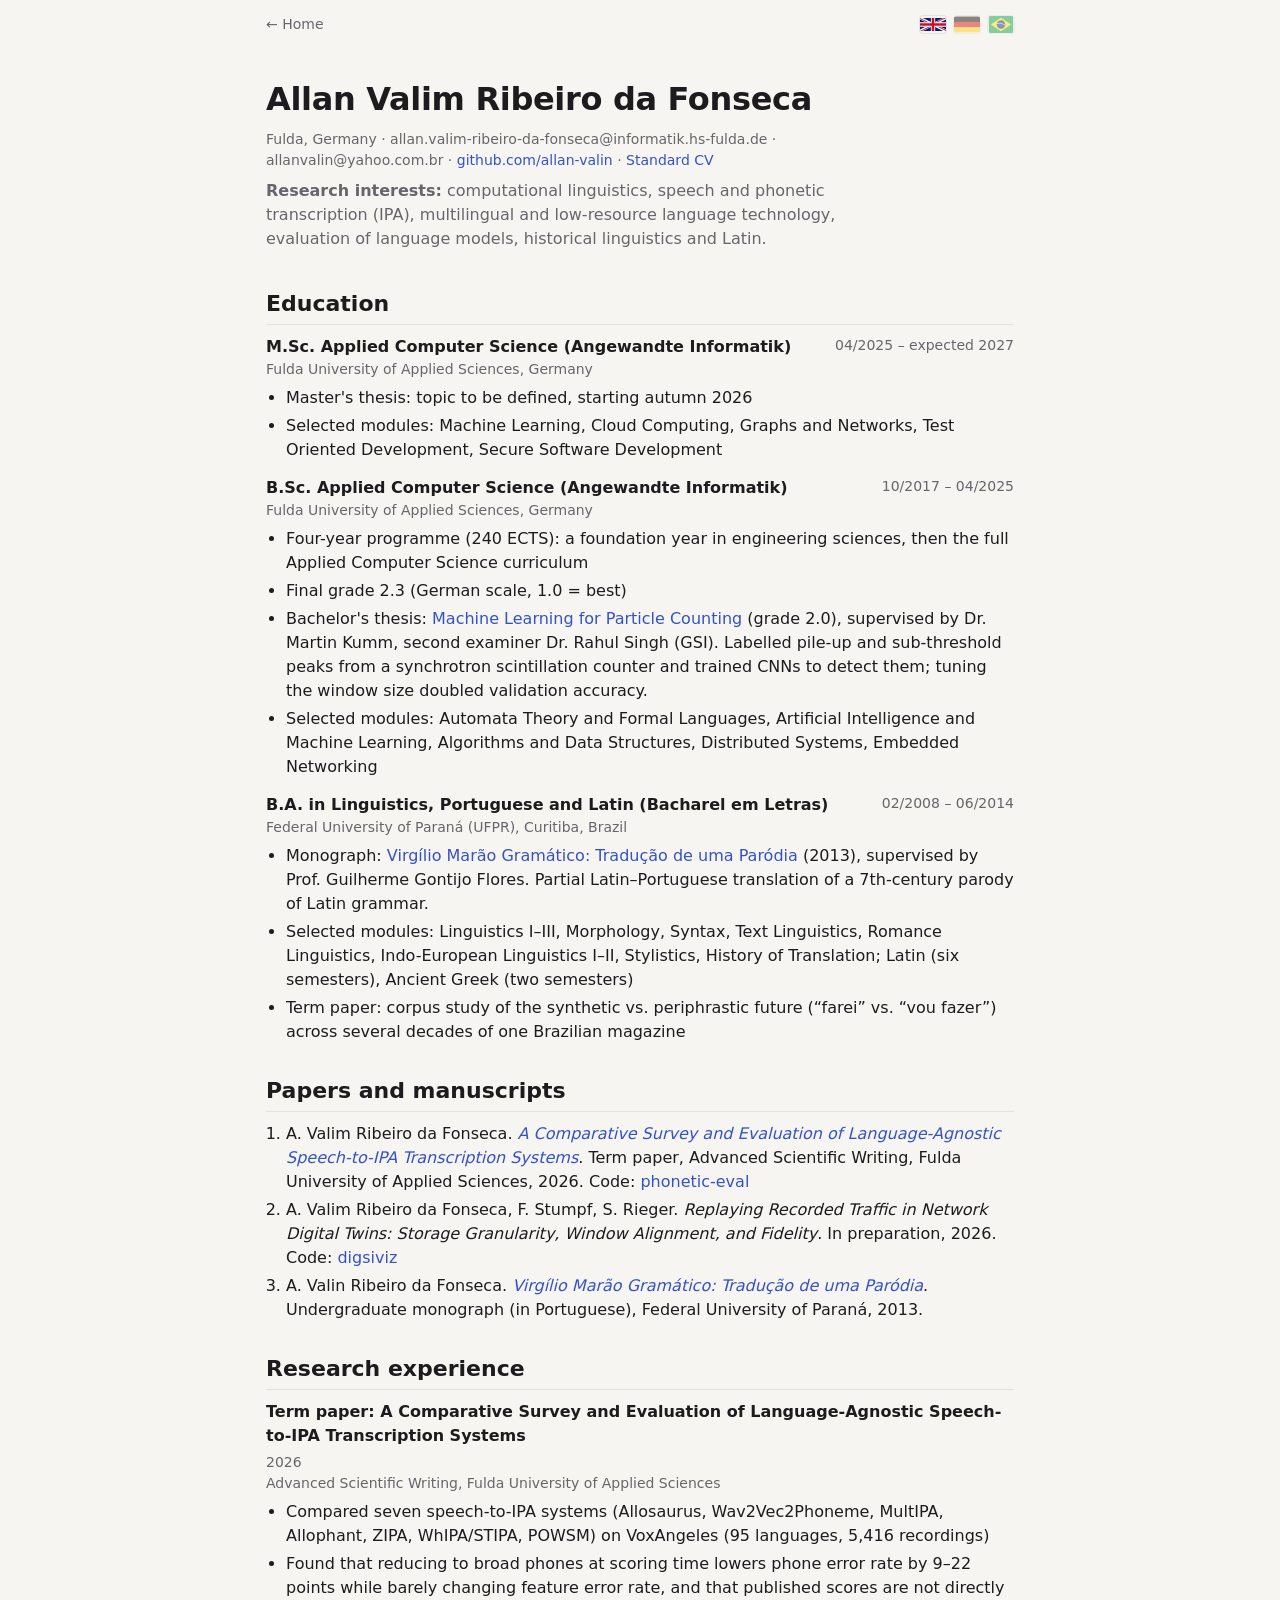
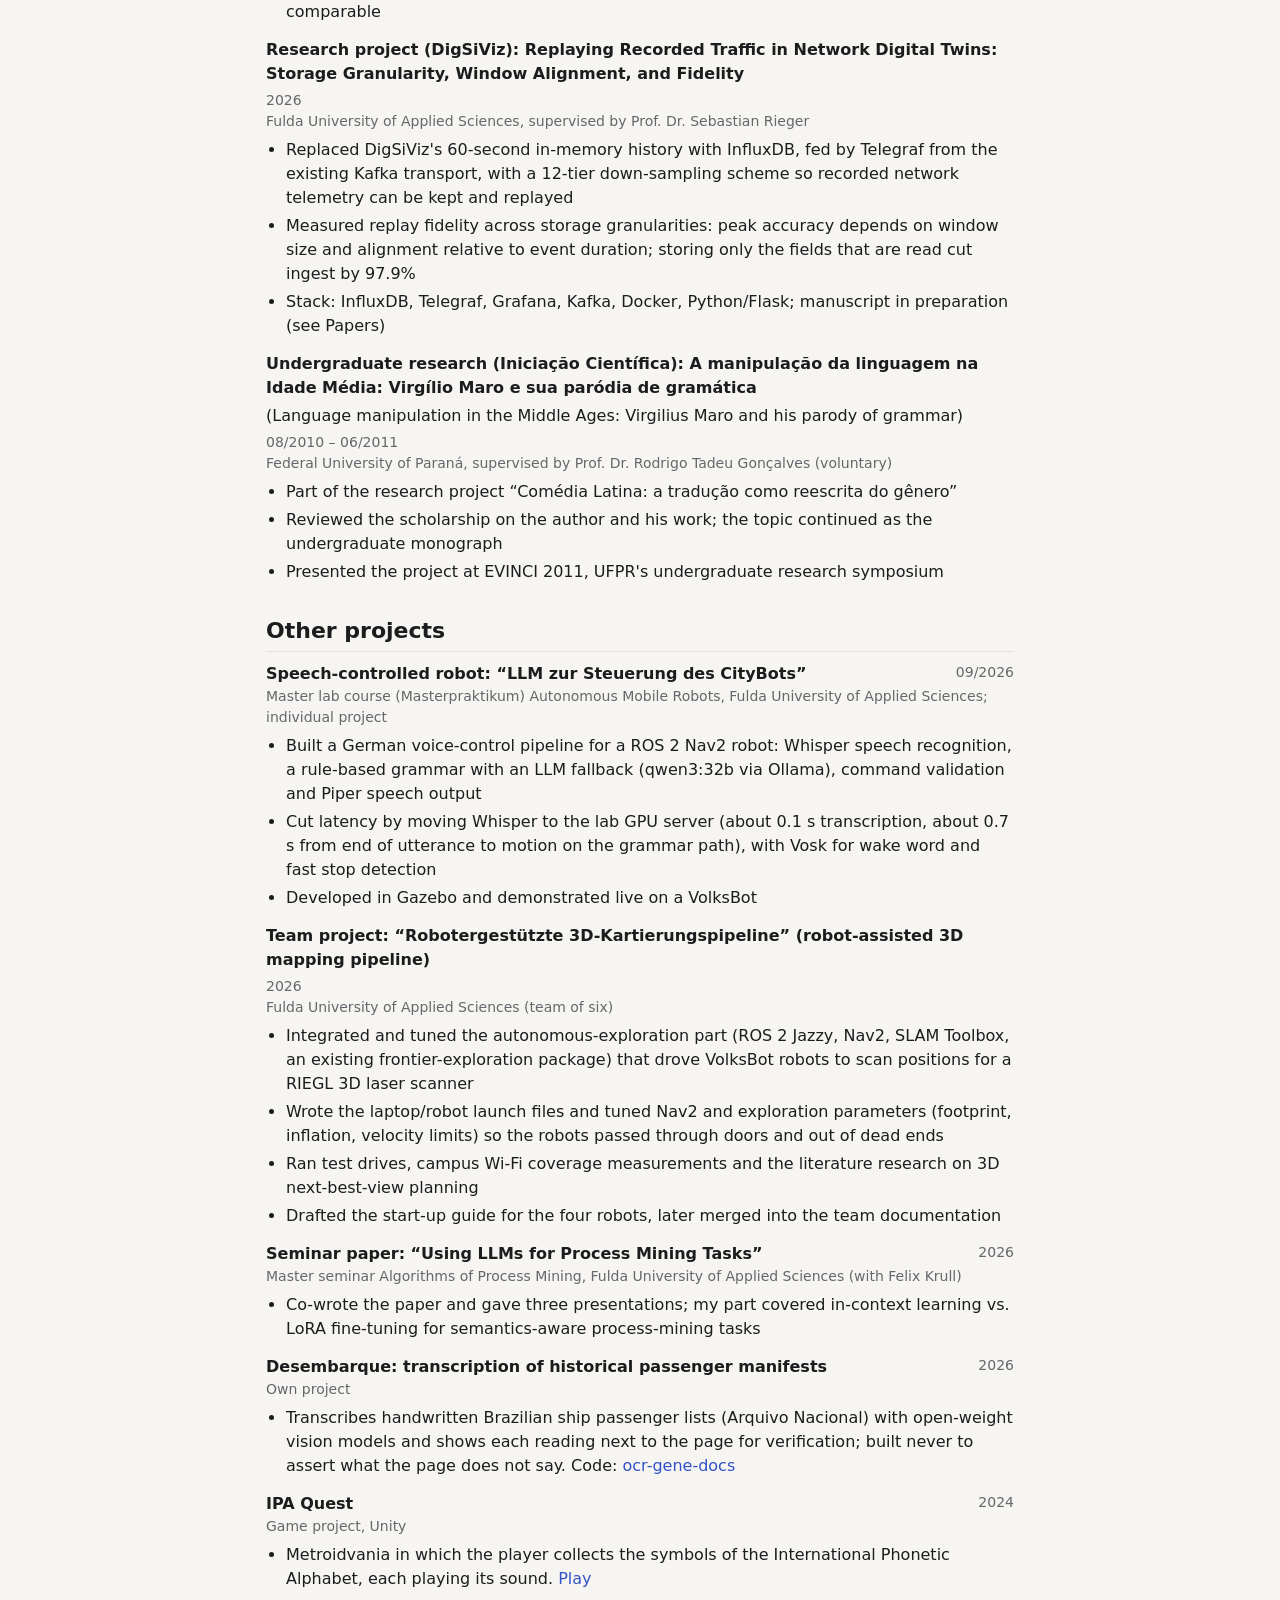
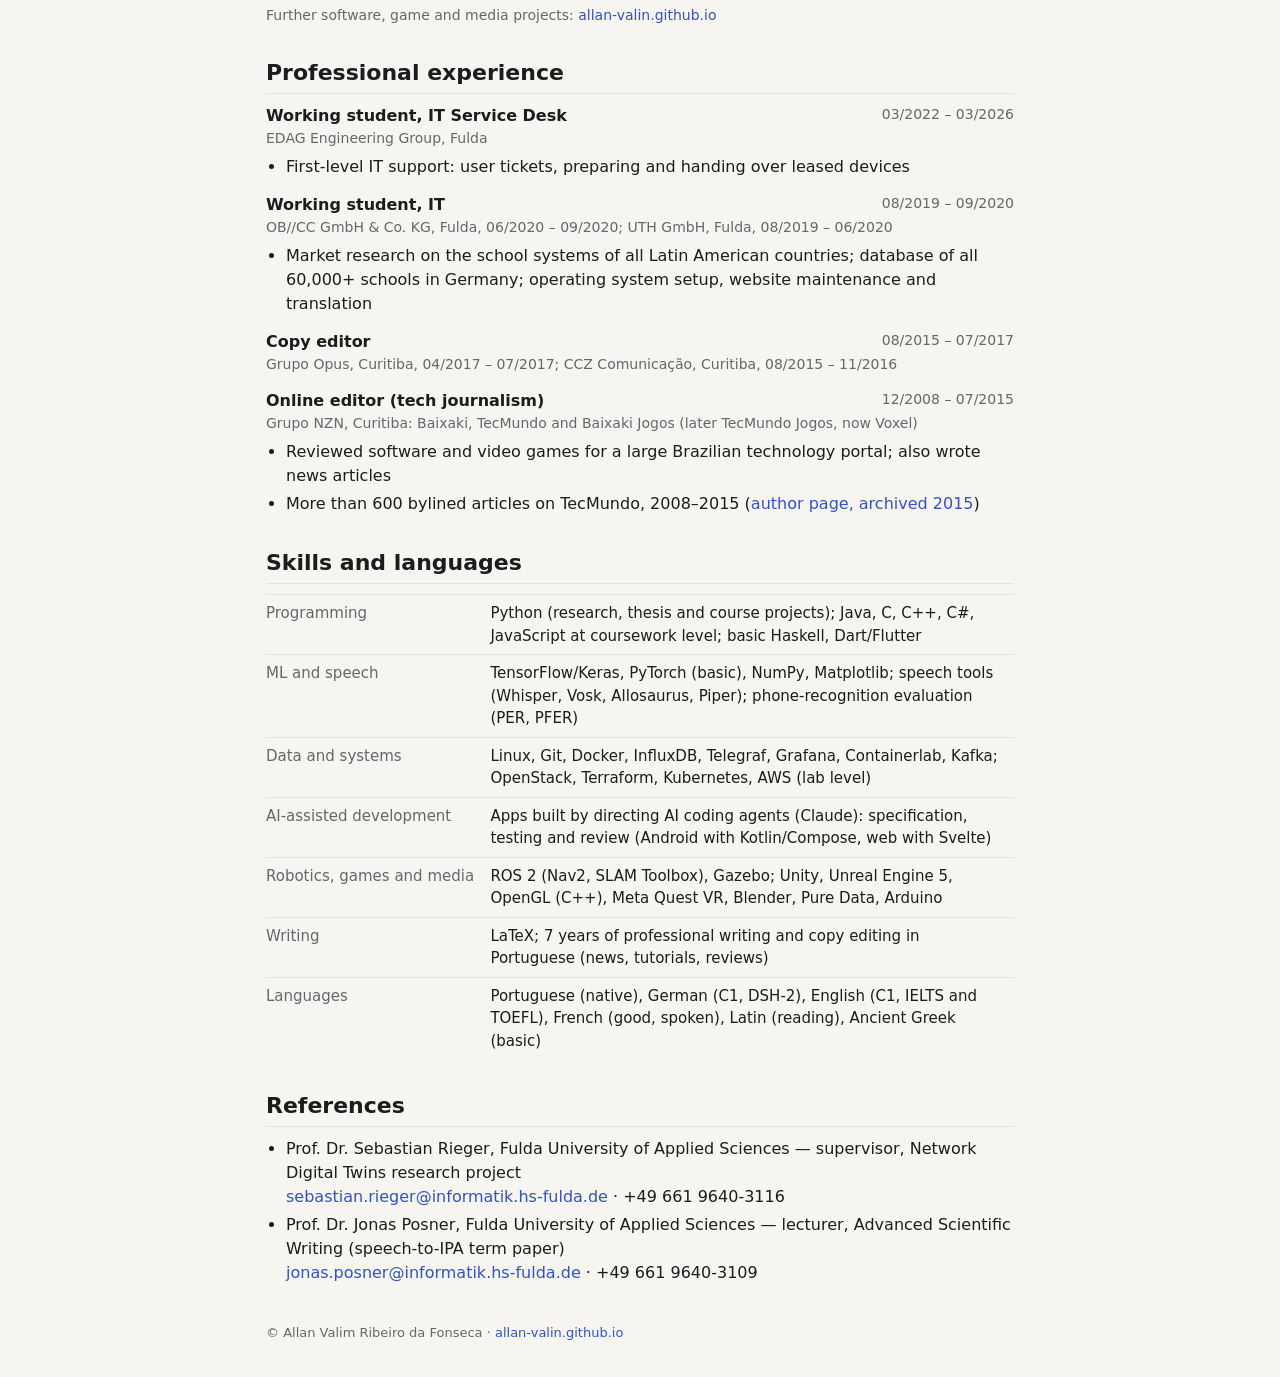
<file: cv/academic.html>
<!DOCTYPE html>
<html lang="en">
<head>
<meta charset="utf-8">
<meta name="viewport" content="width=device-width, initial-scale=1">
<title>Academic CV – Allan Valim</title>
<meta name="description" content="Academic CV of Allan Valim Ribeiro da Fonseca: computational linguistics, speech-to-IPA transcription, Latin.">
<link rel="stylesheet" href="/assets/site.css">
<link rel="alternate" hreflang="en" href="https://allan-valin.github.io/cv/academic.html">
<link rel="alternate" hreflang="de" href="https://allan-valin.github.io/de/cv/academic.html">
<link rel="alternate" hreflang="pt-BR" href="https://allan-valin.github.io/pt/cv/academic.html">
</head>
<body>
<div class="wrap cv">
  <div class="topbar">
    <a class="home" href="/">← Home</a>
    <div class="lang"><a href="/cv/academic.html" hreflang="en" aria-current="page"><img src="/assets/flag-en.svg" alt="English" title="English"></a><a href="/de/cv/academic.html" hreflang="de"><img src="/assets/flag-de.svg" alt="Deutsch" title="Deutsch"></a><a href="/pt/cv/academic.html" hreflang="pt-BR"><img src="/assets/flag-pt.svg" alt="Português (Brasil)" title="Português (Brasil)"></a></div>
  </div>

  <header>
    <h1>Allan Valim Ribeiro da Fonseca</h1>
    <p class="contact">Fulda, Germany · allan.valim-ribeiro-da-fonseca@informatik.hs-fulda.de · allanvalin@yahoo.com.br · <a href="https://github.com/allan-valin">github.com/allan-valin</a> · <a href="/cv/">Standard CV</a></p>
    <p><strong>Research interests:</strong> computational linguistics, speech and phonetic transcription (IPA), multilingual and low-resource language technology, evaluation of language models, historical linguistics and Latin.</p>
  </header>

  <h2>Education</h2>
  <div class="entry">
    <div class="head"><strong>M.Sc. Applied Computer Science (Angewandte Informatik)</strong><span class="when">04/2025 – expected 2027</span></div>
    <div class="where">Fulda University of Applied Sciences, Germany</div>
    <ul>
      <li>Master's thesis: topic to be defined, starting autumn 2026</li>
      <li>Selected modules: Machine Learning, Cloud Computing, Graphs and Networks, Test Oriented Development, Secure Software Development</li>
    </ul>
  </div>
  <div class="entry">
    <div class="head"><strong>B.Sc. Applied Computer Science (Angewandte Informatik)</strong><span class="when">10/2017 – 04/2025</span></div>
    <div class="where">Fulda University of Applied Sciences, Germany</div>
    <ul>
      <li>Four-year programme (240 ECTS): a foundation year in engineering sciences, then the full Applied Computer Science curriculum</li>
      <li>Final grade 2.3 (German scale, 1.0 = best)</li>
      <li>Bachelor's thesis: <a href="/papers/2025-bachelor-thesis-ml-particle-counting.pdf">Machine Learning for Particle Counting</a> (grade 2.0), supervised by Dr. Martin Kumm, second examiner Dr. Rahul Singh (GSI). Labelled pile-up and sub-threshold peaks from a synchrotron scintillation counter and trained CNNs to detect them; tuning the window size doubled validation accuracy.</li>
      <li>Selected modules: Automata Theory and Formal Languages, Artificial Intelligence and Machine Learning, Algorithms and Data Structures, Distributed Systems, Embedded Networking</li>
    </ul>
  </div>
  <div class="entry">
    <div class="head"><strong>B.A. in Linguistics, Portuguese and Latin (Bacharel em Letras)</strong><span class="when">02/2008 – 06/2014</span></div>
    <div class="where">Federal University of Paraná (UFPR), Curitiba, Brazil</div>
    <ul>
      <li>Monograph: <a href="/papers/2013-monografia-virgilio-marao-gramatico.pdf">Virgílio Marão Gramático: Tradução de uma Paródia</a> (2013), supervised by Prof. Guilherme Gontijo Flores. Partial Latin–Portuguese translation of a 7th-century parody of Latin grammar.</li>
      <li>Selected modules: Linguistics I–III, Morphology, Syntax, Text Linguistics, Romance Linguistics, Indo-European Linguistics I–II, Stylistics, History of Translation; Latin (six semesters), Ancient Greek (two semesters)</li>
      <li>Term paper: corpus study of the synthetic vs. periphrastic future (“farei” vs. “vou fazer”) across several decades of one Brazilian magazine</li>
    </ul>
  </div>

  <h2>Papers and manuscripts</h2>
  <ol>
    <li>A. Valim Ribeiro da Fonseca. <a href="/papers/2026-speech-to-ipa-survey.pdf"><em>A Comparative Survey and Evaluation of Language-Agnostic Speech-to-IPA Transcription Systems</em></a>. Term paper, Advanced Scientific Writing, Fulda University of Applied Sciences, 2026. Code: <a href="https://github.com/allan-valin/phonetic-eval">phonetic-eval</a></li>
    <li>A. Valim Ribeiro da Fonseca, F. Stumpf, S. Rieger. <em>Replaying Recorded Traffic in Network Digital Twins: Storage Granularity, Window Alignment, and Fidelity</em>. In preparation, 2026. Code: <a href="https://github.com/allan-valin/digsiviz">digsiviz</a></li>
    <li>A. Valin Ribeiro da Fonseca. <a href="/papers/2013-monografia-virgilio-marao-gramatico.pdf"><em>Virgílio Marão Gramático: Tradução de uma Paródia</em></a>. Undergraduate monograph (in Portuguese), Federal University of Paraná, 2013.</li>
  </ol>

  <h2>Research experience</h2>
  <div class="entry">
    <div class="head"><strong>Term paper: A Comparative Survey and Evaluation of Language-Agnostic Speech-to-IPA Transcription Systems</strong><span class="when">2026</span></div>
    <div class="where">Advanced Scientific Writing, Fulda University of Applied Sciences</div>
    <ul>
      <li>Compared seven speech-to-IPA systems (Allosaurus, Wav2Vec2Phoneme, MultIPA, Allophant, ZIPA, WhIPA/STIPA, POWSM) on VoxAngeles (95 languages, 5,416 recordings)</li>
      <li>Found that reducing to broad phones at scoring time lowers phone error rate by 9–22 points while barely changing feature error rate, and that published scores are not directly comparable</li>
    </ul>
  </div>
  <div class="entry">
    <div class="head"><strong>Research project (DigSiViz): Replaying Recorded Traffic in Network Digital Twins: Storage Granularity, Window Alignment, and Fidelity</strong><span class="when">2026</span></div>
    <div class="where">Fulda University of Applied Sciences, supervised by Prof. Dr. Sebastian Rieger</div>
    <ul>
      <li>Replaced DigSiViz's 60-second in-memory history with InfluxDB, fed by Telegraf from the existing Kafka transport, with a 12-tier down-sampling scheme so recorded network telemetry can be kept and replayed</li>
      <li>Measured replay fidelity across storage granularities: peak accuracy depends on window size and alignment relative to event duration; storing only the fields that are read cut ingest by 97.9%</li>
      <li>Stack: InfluxDB, Telegraf, Grafana, Kafka, Docker, Python/Flask; manuscript in preparation (see Papers)</li>
    </ul>
  </div>
  <div class="entry">
    <div class="head"><strong>Undergraduate research (Iniciação Científica): A manipulação da linguagem na Idade Média: Virgílio Maro e sua paródia de gramática</strong> (Language manipulation in the Middle Ages: Virgilius Maro and his parody of grammar)<span class="when">08/2010 – 06/2011</span></div>
    <div class="where">Federal University of Paraná, supervised by Prof. Dr. Rodrigo Tadeu Gonçalves (voluntary)</div>
    <ul>
      <li>Part of the research project “Comédia Latina: a tradução como reescrita do gênero”</li>
      <li>Reviewed the scholarship on the author and his work; the topic continued as the undergraduate monograph</li>
      <li>Presented the project at EVINCI 2011, UFPR's undergraduate research symposium</li>
    </ul>
  </div>

  <h2>Other projects</h2>
  <div class="entry">
    <div class="head"><strong>Speech-controlled robot: “LLM zur Steuerung des CityBots”</strong><span class="when">09/2026</span></div>
    <div class="where">Master lab course (Masterpraktikum) Autonomous Mobile Robots, Fulda University of Applied Sciences; individual project</div>
    <ul>
      <li>Built a German voice-control pipeline for a ROS 2 Nav2 robot: Whisper speech recognition, a rule-based grammar with an LLM fallback (qwen3:32b via Ollama), command validation and Piper speech output</li>
      <li>Cut latency by moving Whisper to the lab GPU server (about 0.1 s transcription, about 0.7 s from end of utterance to motion on the grammar path), with Vosk for wake word and fast stop detection</li>
      <li>Developed in Gazebo and demonstrated live on a VolksBot</li>
    </ul>
  </div>
  <div class="entry">
    <div class="head"><strong>Team project: “Robotergestützte 3D-Kartierungspipeline” (robot-assisted 3D mapping pipeline)</strong><span class="when">2026</span></div>
    <div class="where">Fulda University of Applied Sciences (team of six)</div>
    <ul>
      <li>Integrated and tuned the autonomous-exploration part (ROS 2 Jazzy, Nav2, SLAM Toolbox, an existing frontier-exploration package) that drove VolksBot robots to scan positions for a RIEGL 3D laser scanner</li>
      <li>Wrote the laptop/robot launch files and tuned Nav2 and exploration parameters (footprint, inflation, velocity limits) so the robots passed through doors and out of dead ends</li>
      <li>Ran test drives, campus Wi-Fi coverage measurements and the literature research on 3D next-best-view planning</li>
      <li>Drafted the start-up guide for the four robots, later merged into the team documentation</li>
    </ul>
  </div>
  <div class="entry">
    <div class="head"><strong>Seminar paper: “Using LLMs for Process Mining Tasks”</strong><span class="when">2026</span></div>
    <div class="where">Master seminar Algorithms of Process Mining, Fulda University of Applied Sciences (with Felix Krull)</div>
    <ul>
      <li>Co-wrote the paper and gave three presentations; my part covered in-context learning vs. LoRA fine-tuning for semantics-aware process-mining tasks</li>
    </ul>
  </div>
  <div class="entry">
    <div class="head"><strong>Desembarque: transcription of historical passenger manifests</strong><span class="when">2026</span></div>
    <div class="where">Own project</div>
    <ul>
      <li>Transcribes handwritten Brazilian ship passenger lists (Arquivo Nacional) with open-weight vision models and shows each reading next to the page for verification; built never to assert what the page does not say. Code: <a href="https://github.com/allan-valin/ocr-gene-docs">ocr-gene-docs</a></li>
    </ul>
  </div>
  <div class="entry">
    <div class="head"><strong>IPA Quest</strong><span class="when">2024</span></div>
    <div class="where">Game project, Unity</div>
    <ul>
      <li>Metroidvania in which the player collects the symbols of the International Phonetic Alphabet, each playing its sound. <a href="https://dshiryu.itch.io/ipa-quest">Play</a></li>
    </ul>
  </div>
  <p class="note">Further software, game and media projects: <a href="/">allan-valin.github.io</a></p>

  <h2>Professional experience</h2>
  <div class="entry">
    <div class="head"><strong>Working student, IT Service Desk</strong><span class="when">03/2022 – 03/2026</span></div>
    <div class="where">EDAG Engineering Group, Fulda</div>
    <ul><li>First-level IT support: user tickets, preparing and handing over leased devices</li></ul>
  </div>
  <div class="entry">
    <div class="head"><strong>Working student, IT</strong><span class="when">08/2019 – 09/2020</span></div>
    <div class="where">OB//CC GmbH &amp; Co. KG, Fulda, 06/2020 – 09/2020; UTH GmbH, Fulda, 08/2019 – 06/2020</div>
    <ul><li>Market research on the school systems of all Latin American countries; database of all 60,000+ schools in Germany; operating system setup, website maintenance and translation</li></ul>
  </div>
  <div class="entry">
    <div class="head"><strong>Copy editor</strong><span class="when">08/2015 – 07/2017</span></div>
    <div class="where">Grupo Opus, Curitiba, 04/2017 – 07/2017; CCZ Comunicação, Curitiba, 08/2015 – 11/2016</div>
  </div>
  <div class="entry">
    <div class="head"><strong>Online editor (tech journalism)</strong><span class="when">12/2008 – 07/2015</span></div>
    <div class="where">Grupo NZN, Curitiba: Baixaki, TecMundo and Baixaki Jogos (later TecMundo Jogos, now Voxel)</div>
    <ul><li>Reviewed software and video games for a large Brazilian technology portal; also wrote news articles</li><li>More than 600 bylined articles on TecMundo, 2008–2015 (<a href="https://web.archive.org/web/20150530054442/http://www.tecmundo.com.br/autor/69-allan-valin">author page, archived 2015</a>)</li></ul>
  </div>

  <h2>Skills and languages</h2>
  <table>
    <tr><td>Programming</td><td>Python (research, thesis and course projects); Java, C, C++, C#, JavaScript at coursework level; basic Haskell, Dart/Flutter</td></tr>
    <tr><td>ML and speech</td><td>TensorFlow/Keras, PyTorch (basic), NumPy, Matplotlib; speech tools (Whisper, Vosk, Allosaurus, Piper); phone-recognition evaluation (PER, PFER)</td></tr>
    <tr><td>Data and systems</td><td>Linux, Git, Docker, InfluxDB, Telegraf, Grafana, Containerlab, Kafka; OpenStack, Terraform, Kubernetes, AWS (lab level)</td></tr>
    <tr><td>AI-assisted development</td><td>Apps built by directing AI coding agents (Claude): specification, testing and review (Android with Kotlin/Compose, web with Svelte)</td></tr>
    <tr><td>Robotics, games and media</td><td>ROS 2 (Nav2, SLAM Toolbox), Gazebo; Unity, Unreal Engine 5, OpenGL (C++), Meta Quest VR, Blender, Pure Data, Arduino</td></tr>
    <tr><td>Writing</td><td>LaTeX; 7 years of professional writing and copy editing in Portuguese (news, tutorials, reviews)</td></tr>
    <tr><td>Languages</td><td>Portuguese (native), German (C1, DSH-2), English (C1, IELTS and TOEFL), French (good, spoken), Latin (reading), Ancient Greek (basic)</td></tr>
  </table>

  <h2>References</h2>
  <ul>
    <li>Prof. Dr. Sebastian Rieger, Fulda University of Applied Sciences — supervisor, Network Digital Twins research project<br><a href="mailto:sebastian.rieger@informatik.hs-fulda.de">sebastian.rieger@informatik.hs-fulda.de</a> · +49 661 9640-3116</li>
    <li>Prof. Dr. Jonas Posner, Fulda University of Applied Sciences — lecturer, Advanced Scientific Writing (speech-to-IPA term paper)<br><a href="mailto:jonas.posner@informatik.hs-fulda.de">jonas.posner@informatik.hs-fulda.de</a> · +49 661 9640-3109</li>
  </ul>

  <footer>© Allan Valim Ribeiro da Fonseca · <a href="/">allan-valin.github.io</a></footer>
</div>
</body>
</html>
</file>
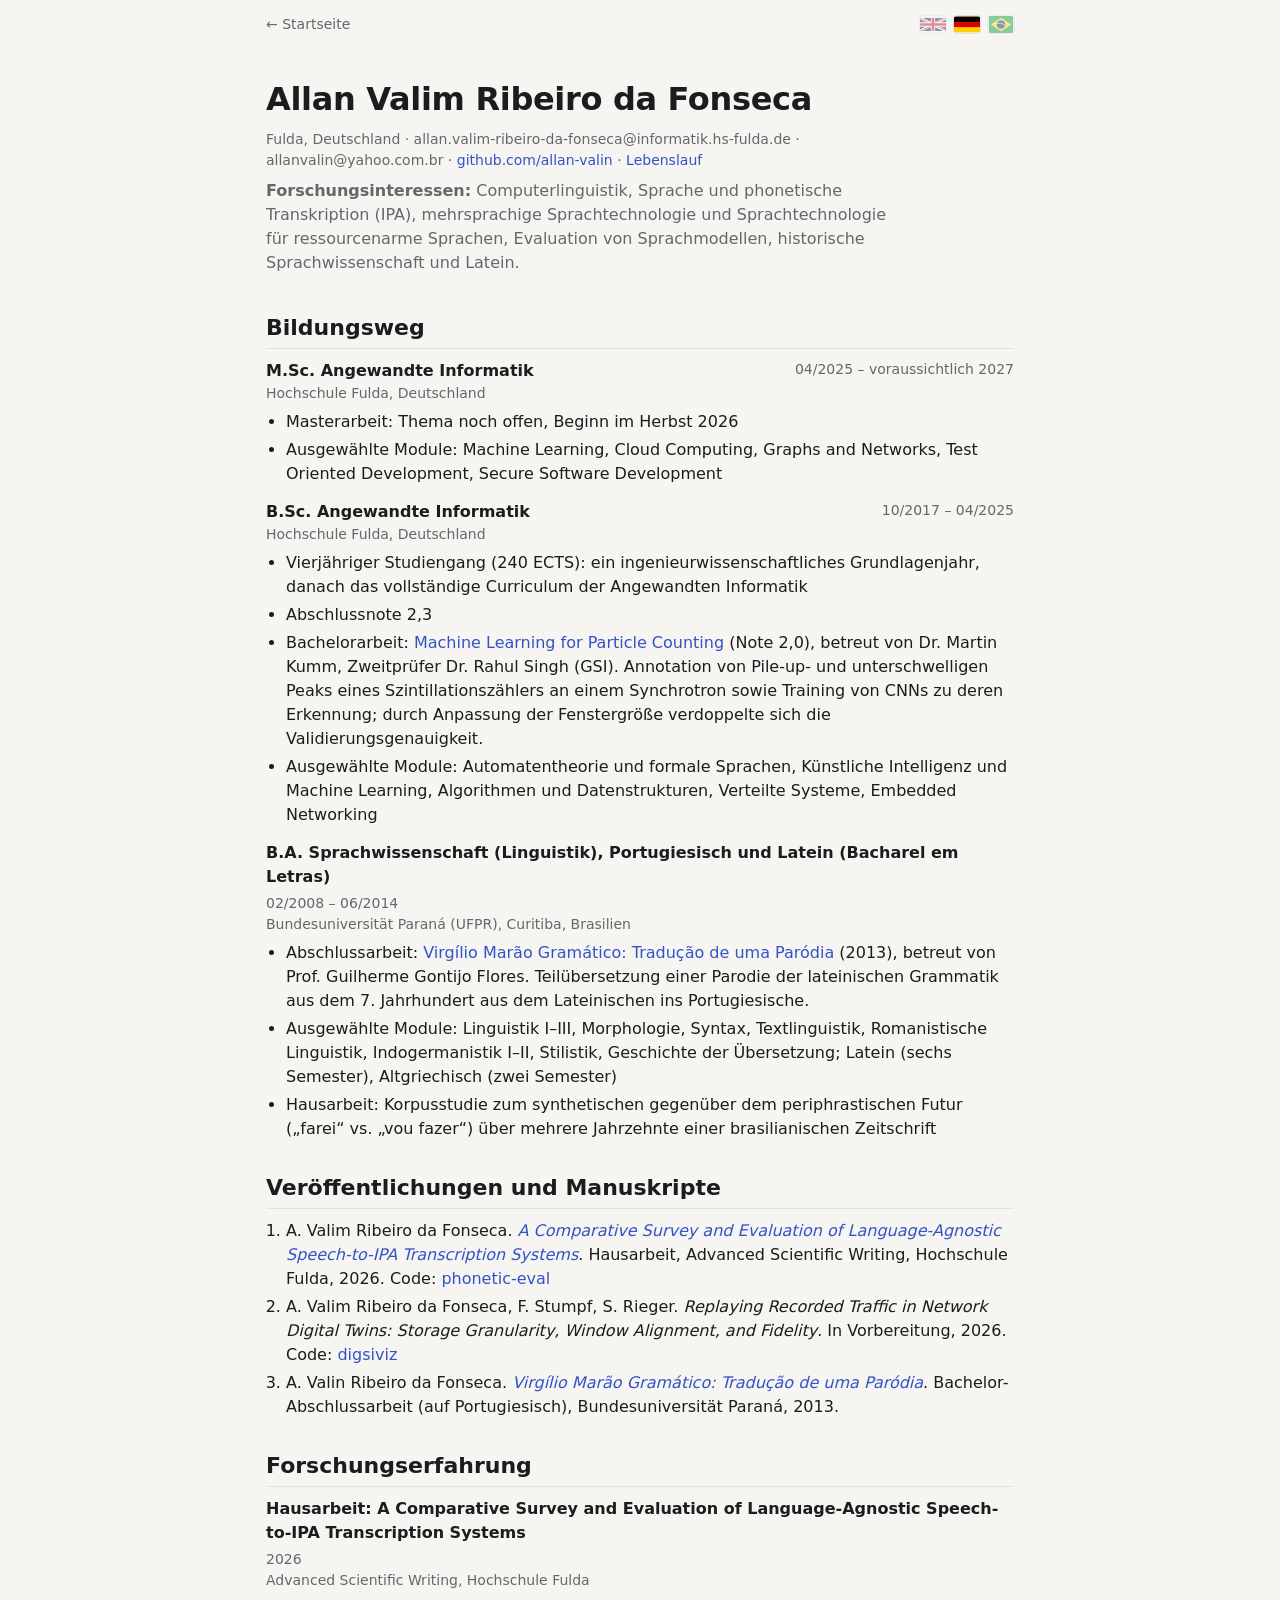
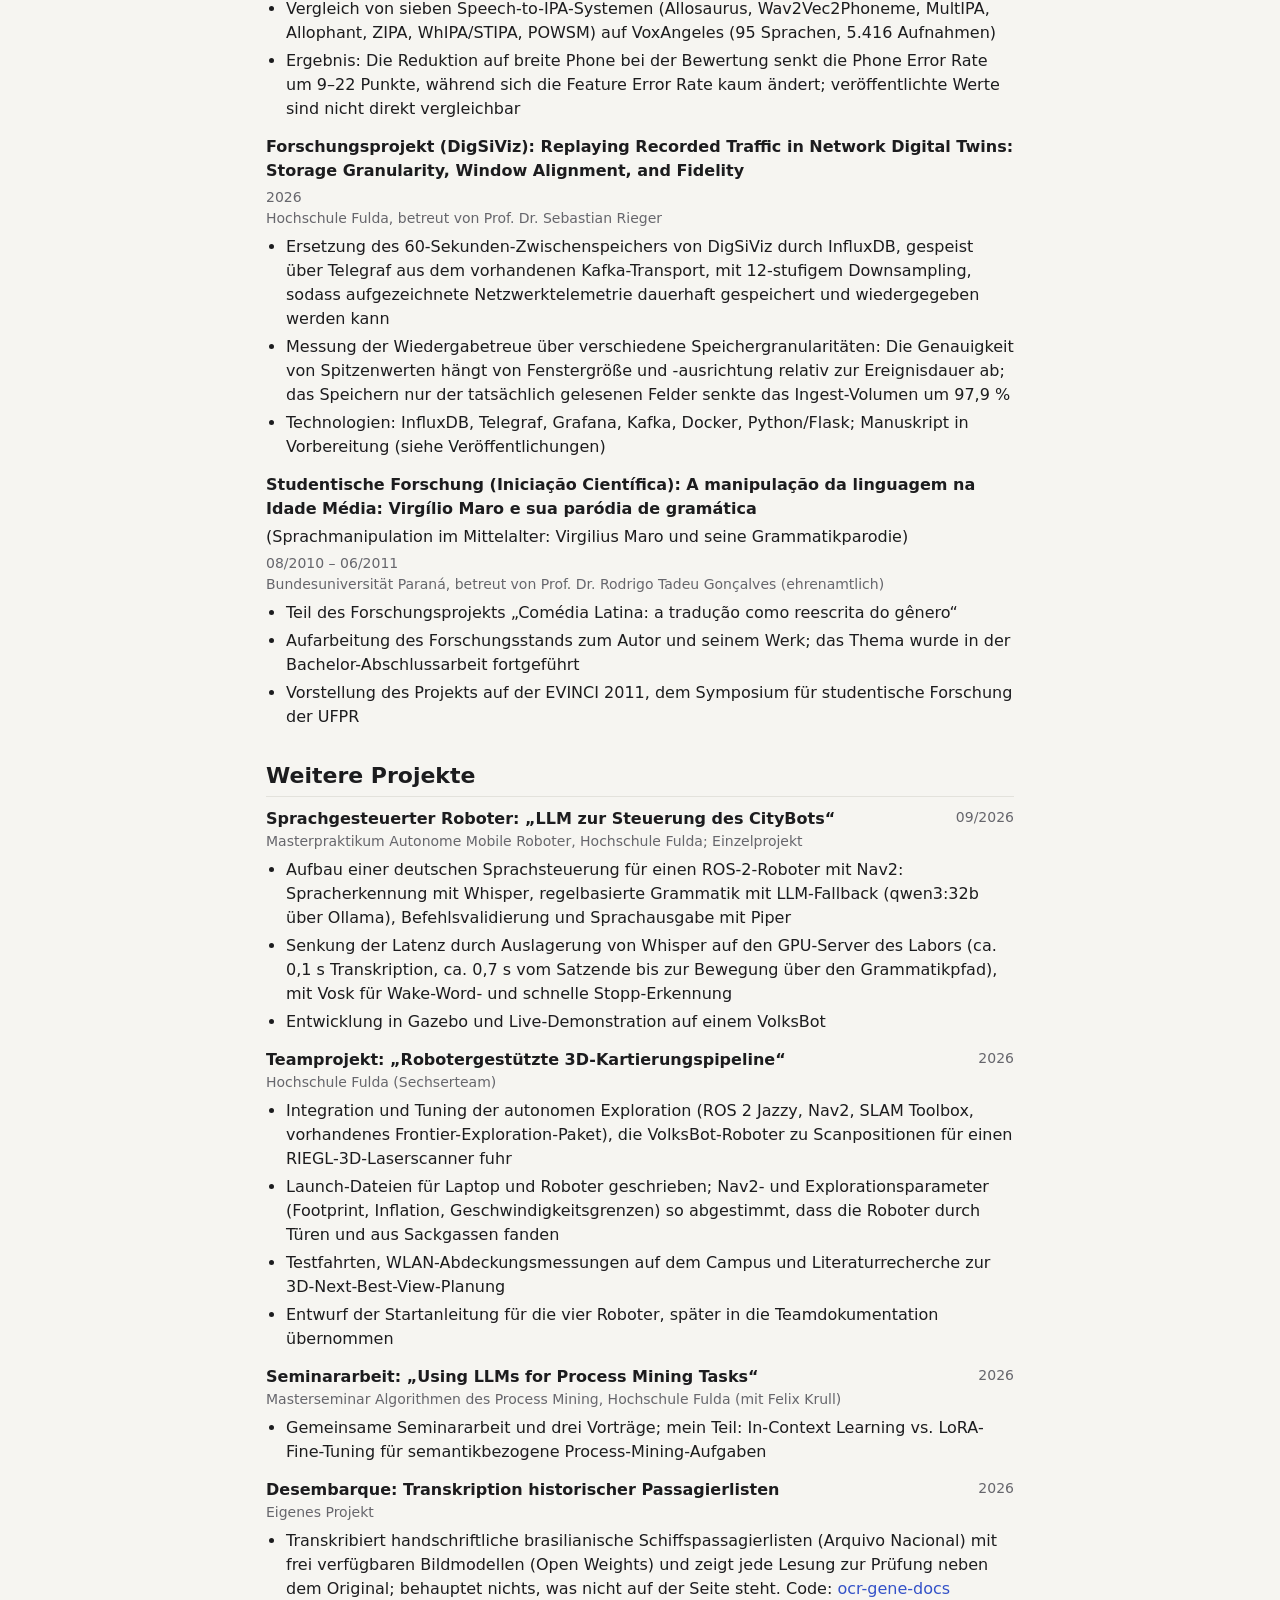
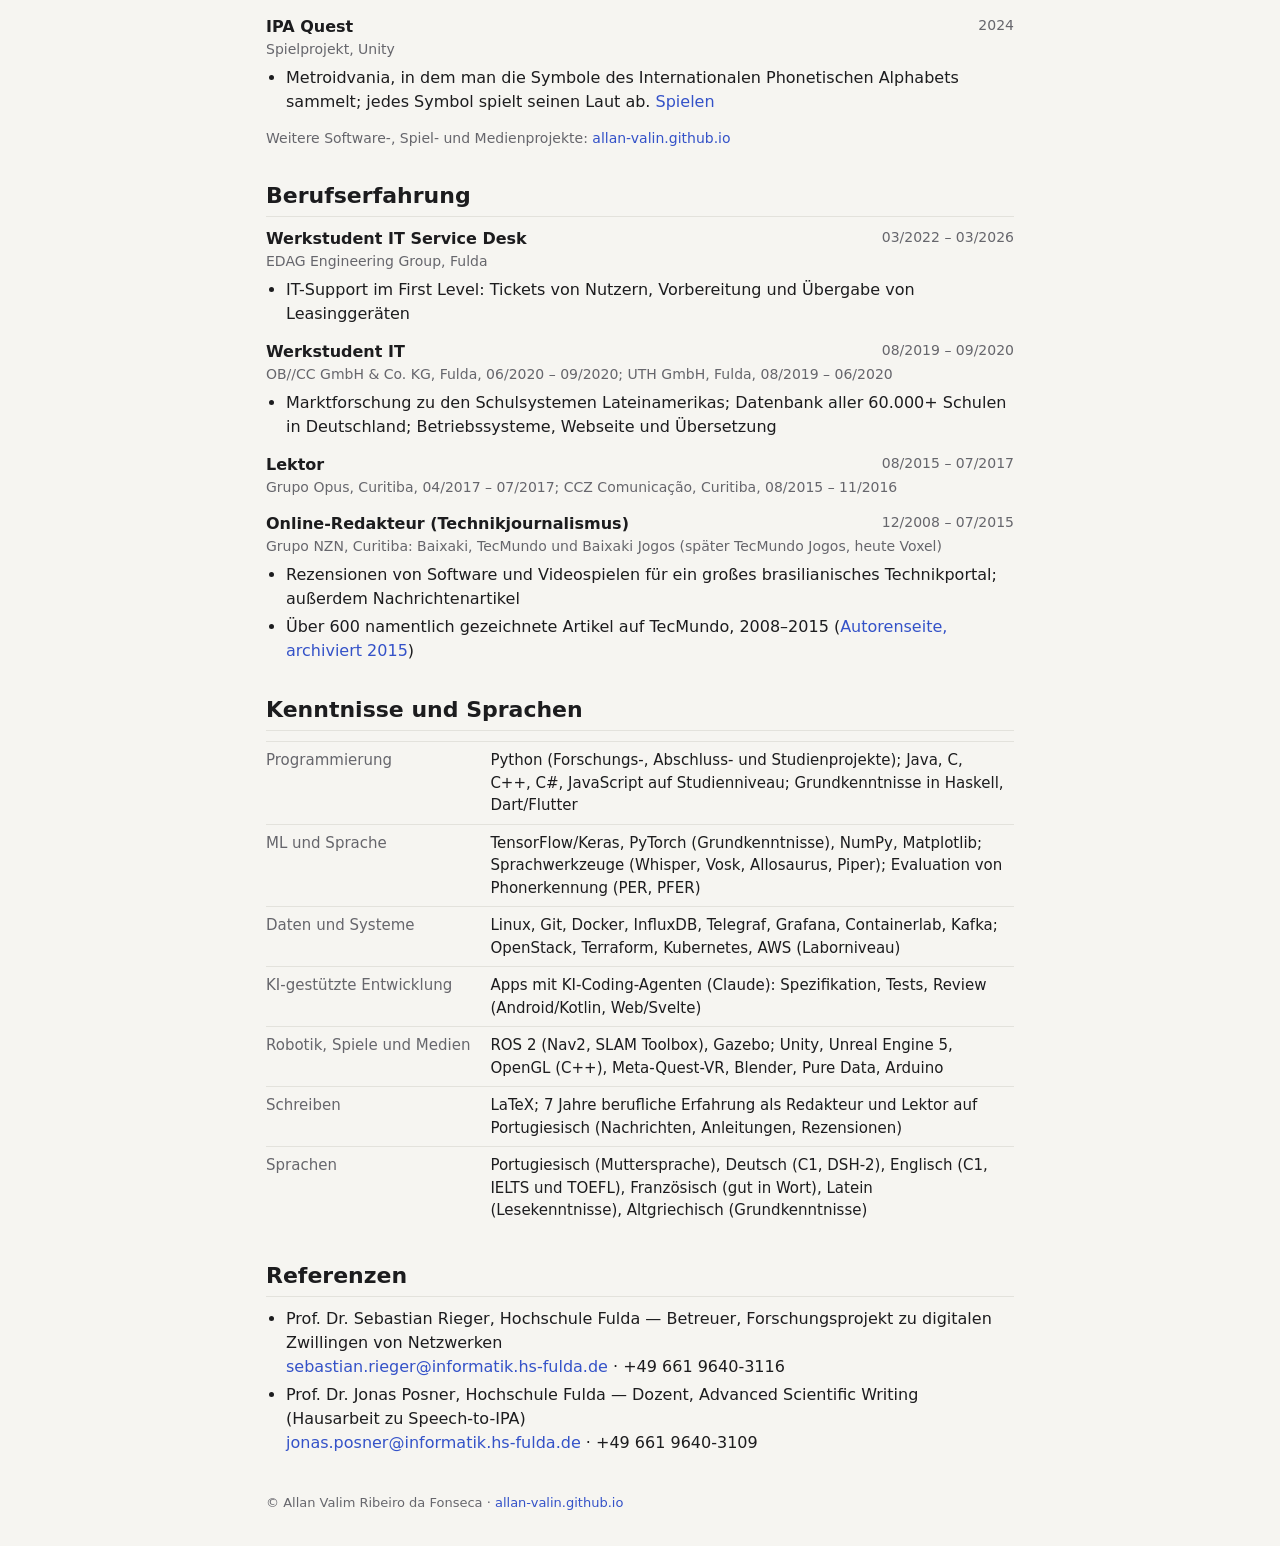
<file: de/cv/academic.html>
<!DOCTYPE html>
<html lang="de">
<head>
<meta charset="utf-8">
<meta name="viewport" content="width=device-width, initial-scale=1">
<title>Akademischer Lebenslauf – Allan Valim</title>
<meta name="description" content="Akademischer Lebenslauf von Allan Valim Ribeiro da Fonseca: Computerlinguistik, Speech-to-IPA-Transkription, Latein.">
<link rel="stylesheet" href="/assets/site.css">
<link rel="alternate" hreflang="en" href="https://allan-valin.github.io/cv/academic.html">
<link rel="alternate" hreflang="de" href="https://allan-valin.github.io/de/cv/academic.html">
<link rel="alternate" hreflang="pt-BR" href="https://allan-valin.github.io/pt/cv/academic.html">
</head>
<body>
<div class="wrap cv">
  <div class="topbar">
    <a class="home" href="/de/">← Startseite</a>
    <div class="lang"><a href="/cv/academic.html" hreflang="en"><img src="/assets/flag-en.svg" alt="English" title="English"></a><a href="/de/cv/academic.html" hreflang="de" aria-current="page"><img src="/assets/flag-de.svg" alt="Deutsch" title="Deutsch"></a><a href="/pt/cv/academic.html" hreflang="pt-BR"><img src="/assets/flag-pt.svg" alt="Português (Brasil)" title="Português (Brasil)"></a></div>
  </div>

  <header>
    <h1>Allan Valim Ribeiro da Fonseca</h1>
    <p class="contact">Fulda, Deutschland · allan.valim-ribeiro-da-fonseca@informatik.hs-fulda.de · allanvalin@yahoo.com.br · <a href="https://github.com/allan-valin">github.com/allan-valin</a> · <a href="/de/cv/">Lebenslauf</a></p>
    <p><strong>Forschungsinteressen:</strong> Computerlinguistik, Sprache und phonetische Transkription (IPA), mehrsprachige Sprachtechnologie und Sprachtechnologie für ressourcenarme Sprachen, Evaluation von Sprachmodellen, historische Sprachwissenschaft und Latein.</p>
  </header>

  <h2>Bildungsweg</h2>
  <div class="entry">
    <div class="head"><strong>M.Sc. Angewandte Informatik</strong><span class="when">04/2025 – voraussichtlich 2027</span></div>
    <div class="where">Hochschule Fulda, Deutschland</div>
    <ul>
      <li>Masterarbeit: Thema noch offen, Beginn im Herbst 2026</li>
      <li>Ausgewählte Module: Machine Learning, Cloud Computing, Graphs and Networks, Test Oriented Development, Secure Software Development</li>
    </ul>
  </div>
  <div class="entry">
    <div class="head"><strong>B.Sc. Angewandte Informatik</strong><span class="when">10/2017 – 04/2025</span></div>
    <div class="where">Hochschule Fulda, Deutschland</div>
    <ul>
      <li>Vierjähriger Studiengang (240 ECTS): ein ingenieurwissenschaftliches Grundlagenjahr, danach das vollständige Curriculum der Angewandten Informatik</li>
      <li>Abschlussnote 2,3</li>
      <li>Bachelorarbeit: <a href="/papers/2025-bachelor-thesis-ml-particle-counting.pdf">Machine Learning for Particle Counting</a> (Note 2,0), betreut von Dr. Martin Kumm, Zweitprüfer Dr. Rahul Singh (GSI). Annotation von Pile-up- und unterschwelligen Peaks eines Szintillationszählers an einem Synchrotron sowie Training von CNNs zu deren Erkennung; durch Anpassung der Fenstergröße verdoppelte sich die Validierungsgenauigkeit.</li>
      <li>Ausgewählte Module: Automatentheorie und formale Sprachen, Künstliche Intelligenz und Machine Learning, Algorithmen und Datenstrukturen, Verteilte Systeme, Embedded Networking</li>
    </ul>
  </div>
  <div class="entry">
    <div class="head"><strong>B.A. Sprachwissenschaft (Linguistik), Portugiesisch und Latein (Bacharel em Letras)</strong><span class="when">02/2008 – 06/2014</span></div>
    <div class="where">Bundesuniversität Paraná (UFPR), Curitiba, Brasilien</div>
    <ul>
      <li>Abschlussarbeit: <a href="/papers/2013-monografia-virgilio-marao-gramatico.pdf">Virgílio Marão Gramático: Tradução de uma Paródia</a> (2013), betreut von Prof. Guilherme Gontijo Flores. Teilübersetzung einer Parodie der lateinischen Grammatik aus dem 7. Jahrhundert aus dem Lateinischen ins Portugiesische.</li>
      <li>Ausgewählte Module: Linguistik I–III, Morphologie, Syntax, Textlinguistik, Romanistische Linguistik, Indogermanistik I–II, Stilistik, Geschichte der Übersetzung; Latein (sechs Semester), Altgriechisch (zwei Semester)</li>
      <li>Hausarbeit: Korpusstudie zum synthetischen gegenüber dem periphrastischen Futur („farei“ vs. „vou fazer“) über mehrere Jahrzehnte einer brasilianischen Zeitschrift</li>
    </ul>
  </div>

  <h2>Veröffentlichungen und Manuskripte</h2>
  <ol>
    <li>A. Valim Ribeiro da Fonseca. <a href="/papers/2026-speech-to-ipa-survey.pdf"><em>A Comparative Survey and Evaluation of Language-Agnostic Speech-to-IPA Transcription Systems</em></a>. Hausarbeit, Advanced Scientific Writing, Hochschule Fulda, 2026. Code: <a href="https://github.com/allan-valin/phonetic-eval">phonetic-eval</a></li>
    <li>A. Valim Ribeiro da Fonseca, F. Stumpf, S. Rieger. <em>Replaying Recorded Traffic in Network Digital Twins: Storage Granularity, Window Alignment, and Fidelity</em>. In Vorbereitung, 2026. Code: <a href="https://github.com/allan-valin/digsiviz">digsiviz</a></li>
    <li>A. Valin Ribeiro da Fonseca. <a href="/papers/2013-monografia-virgilio-marao-gramatico.pdf"><em>Virgílio Marão Gramático: Tradução de uma Paródia</em></a>. Bachelor-Abschlussarbeit (auf Portugiesisch), Bundesuniversität Paraná, 2013.</li>
  </ol>

  <h2>Forschungserfahrung</h2>
  <div class="entry">
    <div class="head"><strong>Hausarbeit: A Comparative Survey and Evaluation of Language-Agnostic Speech-to-IPA Transcription Systems</strong><span class="when">2026</span></div>
    <div class="where">Advanced Scientific Writing, Hochschule Fulda</div>
    <ul>
      <li>Vergleich von sieben Speech-to-IPA-Systemen (Allosaurus, Wav2Vec2Phoneme, MultIPA, Allophant, ZIPA, WhIPA/STIPA, POWSM) auf VoxAngeles (95 Sprachen, 5.416 Aufnahmen)</li>
      <li>Ergebnis: Die Reduktion auf breite Phone bei der Bewertung senkt die Phone Error Rate um 9–22 Punkte, während sich die Feature Error Rate kaum ändert; veröffentlichte Werte sind nicht direkt vergleichbar</li>
    </ul>
  </div>
  <div class="entry">
    <div class="head"><strong>Forschungsprojekt (DigSiViz): Replaying Recorded Traffic in Network Digital Twins: Storage Granularity, Window Alignment, and Fidelity</strong><span class="when">2026</span></div>
    <div class="where">Hochschule Fulda, betreut von Prof. Dr. Sebastian Rieger</div>
    <ul>
      <li>Ersetzung des 60-Sekunden-Zwischenspeichers von DigSiViz durch InfluxDB, gespeist über Telegraf aus dem vorhandenen Kafka-Transport, mit 12-stufigem Downsampling, sodass aufgezeichnete Netzwerktelemetrie dauerhaft gespeichert und wiedergegeben werden kann</li>
      <li>Messung der Wiedergabetreue über verschiedene Speichergranularitäten: Die Genauigkeit von Spitzenwerten hängt von Fenstergröße und -ausrichtung relativ zur Ereignisdauer ab; das Speichern nur der tatsächlich gelesenen Felder senkte das Ingest-Volumen um 97,9 %</li>
      <li>Technologien: InfluxDB, Telegraf, Grafana, Kafka, Docker, Python/Flask; Manuskript in Vorbereitung (siehe Veröffentlichungen)</li>
    </ul>
  </div>
  <div class="entry">
    <div class="head"><strong>Studentische Forschung (Iniciação Científica): A manipulação da linguagem na Idade Média: Virgílio Maro e sua paródia de gramática</strong> (Sprachmanipulation im Mittelalter: Virgilius Maro und seine Grammatikparodie)<span class="when">08/2010 – 06/2011</span></div>
    <div class="where">Bundesuniversität Paraná, betreut von Prof. Dr. Rodrigo Tadeu Gonçalves (ehrenamtlich)</div>
    <ul>
      <li>Teil des Forschungsprojekts „Comédia Latina: a tradução como reescrita do gênero“</li>
      <li>Aufarbeitung des Forschungsstands zum Autor und seinem Werk; das Thema wurde in der Bachelor-Abschlussarbeit fortgeführt</li>
      <li>Vorstellung des Projekts auf der EVINCI 2011, dem Symposium für studentische Forschung der UFPR</li>
    </ul>
  </div>

  <h2>Weitere Projekte</h2>
  <div class="entry">
    <div class="head"><strong>Sprachgesteuerter Roboter: „LLM zur Steuerung des CityBots“</strong><span class="when">09/2026</span></div>
    <div class="where">Masterpraktikum Autonome Mobile Roboter, Hochschule Fulda; Einzelprojekt</div>
    <ul>
      <li>Aufbau einer deutschen Sprachsteuerung für einen ROS-2-Roboter mit Nav2: Spracherkennung mit Whisper, regelbasierte Grammatik mit LLM-Fallback (qwen3:32b über Ollama), Befehlsvalidierung und Sprachausgabe mit Piper</li>
      <li>Senkung der Latenz durch Auslagerung von Whisper auf den GPU-Server des Labors (ca. 0,1 s Transkription, ca. 0,7 s vom Satzende bis zur Bewegung über den Grammatikpfad), mit Vosk für Wake-Word- und schnelle Stopp-Erkennung</li>
      <li>Entwicklung in Gazebo und Live-Demonstration auf einem VolksBot</li>
    </ul>
  </div>
  <div class="entry">
    <div class="head"><strong>Teamprojekt: „Robotergestützte 3D-Kartierungspipeline“</strong><span class="when">2026</span></div>
    <div class="where">Hochschule Fulda (Sechserteam)</div>
    <ul>
      <li>Integration und Tuning der autonomen Exploration (ROS 2 Jazzy, Nav2, SLAM Toolbox, vorhandenes Frontier-Exploration-Paket), die VolksBot-Roboter zu Scanpositionen für einen RIEGL-3D-Laserscanner fuhr</li>
      <li>Launch-Dateien für Laptop und Roboter geschrieben; Nav2- und Explorationsparameter (Footprint, Inflation, Geschwindigkeitsgrenzen) so abgestimmt, dass die Roboter durch Türen und aus Sackgassen fanden</li>
      <li>Testfahrten, WLAN-Abdeckungsmessungen auf dem Campus und Literaturrecherche zur 3D-Next-Best-View-Planung</li>
      <li>Entwurf der Startanleitung für die vier Roboter, später in die Teamdokumentation übernommen</li>
    </ul>
  </div>
  <div class="entry">
    <div class="head"><strong>Seminararbeit: „Using LLMs for Process Mining Tasks“</strong><span class="when">2026</span></div>
    <div class="where">Masterseminar Algorithmen des Process Mining, Hochschule Fulda (mit Felix Krull)</div>
    <ul>
      <li>Gemeinsame Seminararbeit und drei Vorträge; mein Teil: In-Context Learning vs. LoRA-Fine-Tuning für semantikbezogene Process-Mining-Aufgaben</li>
    </ul>
  </div>
  <div class="entry">
    <div class="head"><strong>Desembarque: Transkription historischer Passagierlisten</strong><span class="when">2026</span></div>
    <div class="where">Eigenes Projekt</div>
    <ul>
      <li>Transkribiert handschriftliche brasilianische Schiffspassagierlisten (Arquivo Nacional) mit frei verfügbaren Bildmodellen (Open Weights) und zeigt jede Lesung zur Prüfung neben dem Original; behauptet nichts, was nicht auf der Seite steht. Code: <a href="https://github.com/allan-valin/ocr-gene-docs">ocr-gene-docs</a></li>
    </ul>
  </div>
  <div class="entry">
    <div class="head"><strong>IPA Quest</strong><span class="when">2024</span></div>
    <div class="where">Spielprojekt, Unity</div>
    <ul>
      <li>Metroidvania, in dem man die Symbole des Internationalen Phonetischen Alphabets sammelt; jedes Symbol spielt seinen Laut ab. <a href="https://dshiryu.itch.io/ipa-quest">Spielen</a></li>
    </ul>
  </div>
  <p class="note">Weitere Software-, Spiel- und Medienprojekte: <a href="/de/">allan-valin.github.io</a></p>

  <h2>Berufserfahrung</h2>
  <div class="entry">
    <div class="head"><strong>Werkstudent IT Service Desk</strong><span class="when">03/2022 – 03/2026</span></div>
    <div class="where">EDAG Engineering Group, Fulda</div>
    <ul><li>IT-Support im First Level: Tickets von Nutzern, Vorbereitung und Übergabe von Leasinggeräten</li></ul>
  </div>
  <div class="entry">
    <div class="head"><strong>Werkstudent IT</strong><span class="when">08/2019 – 09/2020</span></div>
    <div class="where">OB//CC GmbH &amp; Co. KG, Fulda, 06/2020 – 09/2020; UTH GmbH, Fulda, 08/2019 – 06/2020</div>
    <ul><li>Marktforschung zu den Schulsystemen Lateinamerikas; Datenbank aller 60.000+ Schulen in Deutschland; Betriebssysteme, Webseite und Übersetzung</li></ul>
  </div>
  <div class="entry">
    <div class="head"><strong>Lektor</strong><span class="when">08/2015 – 07/2017</span></div>
    <div class="where">Grupo Opus, Curitiba, 04/2017 – 07/2017; CCZ Comunicação, Curitiba, 08/2015 – 11/2016</div>
  </div>
  <div class="entry">
    <div class="head"><strong>Online-Redakteur (Technikjournalismus)</strong><span class="when">12/2008 – 07/2015</span></div>
    <div class="where">Grupo NZN, Curitiba: Baixaki, TecMundo und Baixaki Jogos (später TecMundo Jogos, heute Voxel)</div>
    <ul><li>Rezensionen von Software und Videospielen für ein großes brasilianisches Technikportal; außerdem Nachrichtenartikel</li><li>Über 600 namentlich gezeichnete Artikel auf TecMundo, 2008–2015 (<a href="https://web.archive.org/web/20150530054442/http://www.tecmundo.com.br/autor/69-allan-valin">Autorenseite, archiviert 2015</a>)</li></ul>
  </div>

  <h2>Kenntnisse und Sprachen</h2>
  <table>
    <tr><td>Programmierung</td><td>Python (Forschungs-, Abschluss- und Studienprojekte); Java, C, C++, C#, JavaScript auf Studienniveau; Grundkenntnisse in Haskell, Dart/Flutter</td></tr>
    <tr><td>ML und Sprache</td><td>TensorFlow/Keras, PyTorch (Grundkenntnisse), NumPy, Matplotlib; Sprachwerkzeuge (Whisper, Vosk, Allosaurus, Piper); Evaluation von Phonerkennung (PER, PFER)</td></tr>
    <tr><td>Daten und Systeme</td><td>Linux, Git, Docker, InfluxDB, Telegraf, Grafana, Containerlab, Kafka; OpenStack, Terraform, Kubernetes, AWS (Laborniveau)</td></tr>
    <tr><td>KI-gestützte Entwicklung</td><td>Apps mit KI-Coding-Agenten (Claude): Spezifikation, Tests, Review (Android/Kotlin, Web/Svelte)</td></tr>
    <tr><td>Robotik, Spiele und Medien</td><td>ROS 2 (Nav2, SLAM Toolbox), Gazebo; Unity, Unreal Engine 5, OpenGL (C++), Meta-Quest-VR, Blender, Pure Data, Arduino</td></tr>
    <tr><td>Schreiben</td><td>LaTeX; 7 Jahre berufliche Erfahrung als Redakteur und Lektor auf Portugiesisch (Nachrichten, Anleitungen, Rezensionen)</td></tr>
    <tr><td>Sprachen</td><td>Portugiesisch (Muttersprache), Deutsch (C1, DSH-2), Englisch (C1, IELTS und TOEFL), Französisch (gut in Wort), Latein (Lesekenntnisse), Altgriechisch (Grundkenntnisse)</td></tr>
  </table>

  <h2>Referenzen</h2>
  <ul>
    <li>Prof. Dr. Sebastian Rieger, Hochschule Fulda — Betreuer, Forschungsprojekt zu digitalen Zwillingen von Netzwerken<br><a href="mailto:sebastian.rieger@informatik.hs-fulda.de">sebastian.rieger@informatik.hs-fulda.de</a> · +49 661 9640-3116</li>
    <li>Prof. Dr. Jonas Posner, Hochschule Fulda — Dozent, Advanced Scientific Writing (Hausarbeit zu Speech-to-IPA)<br><a href="mailto:jonas.posner@informatik.hs-fulda.de">jonas.posner@informatik.hs-fulda.de</a> · +49 661 9640-3109</li>
  </ul>

  <footer>© Allan Valim Ribeiro da Fonseca · <a href="/de/">allan-valin.github.io</a></footer>
</div>
</body>
</html>
</file>
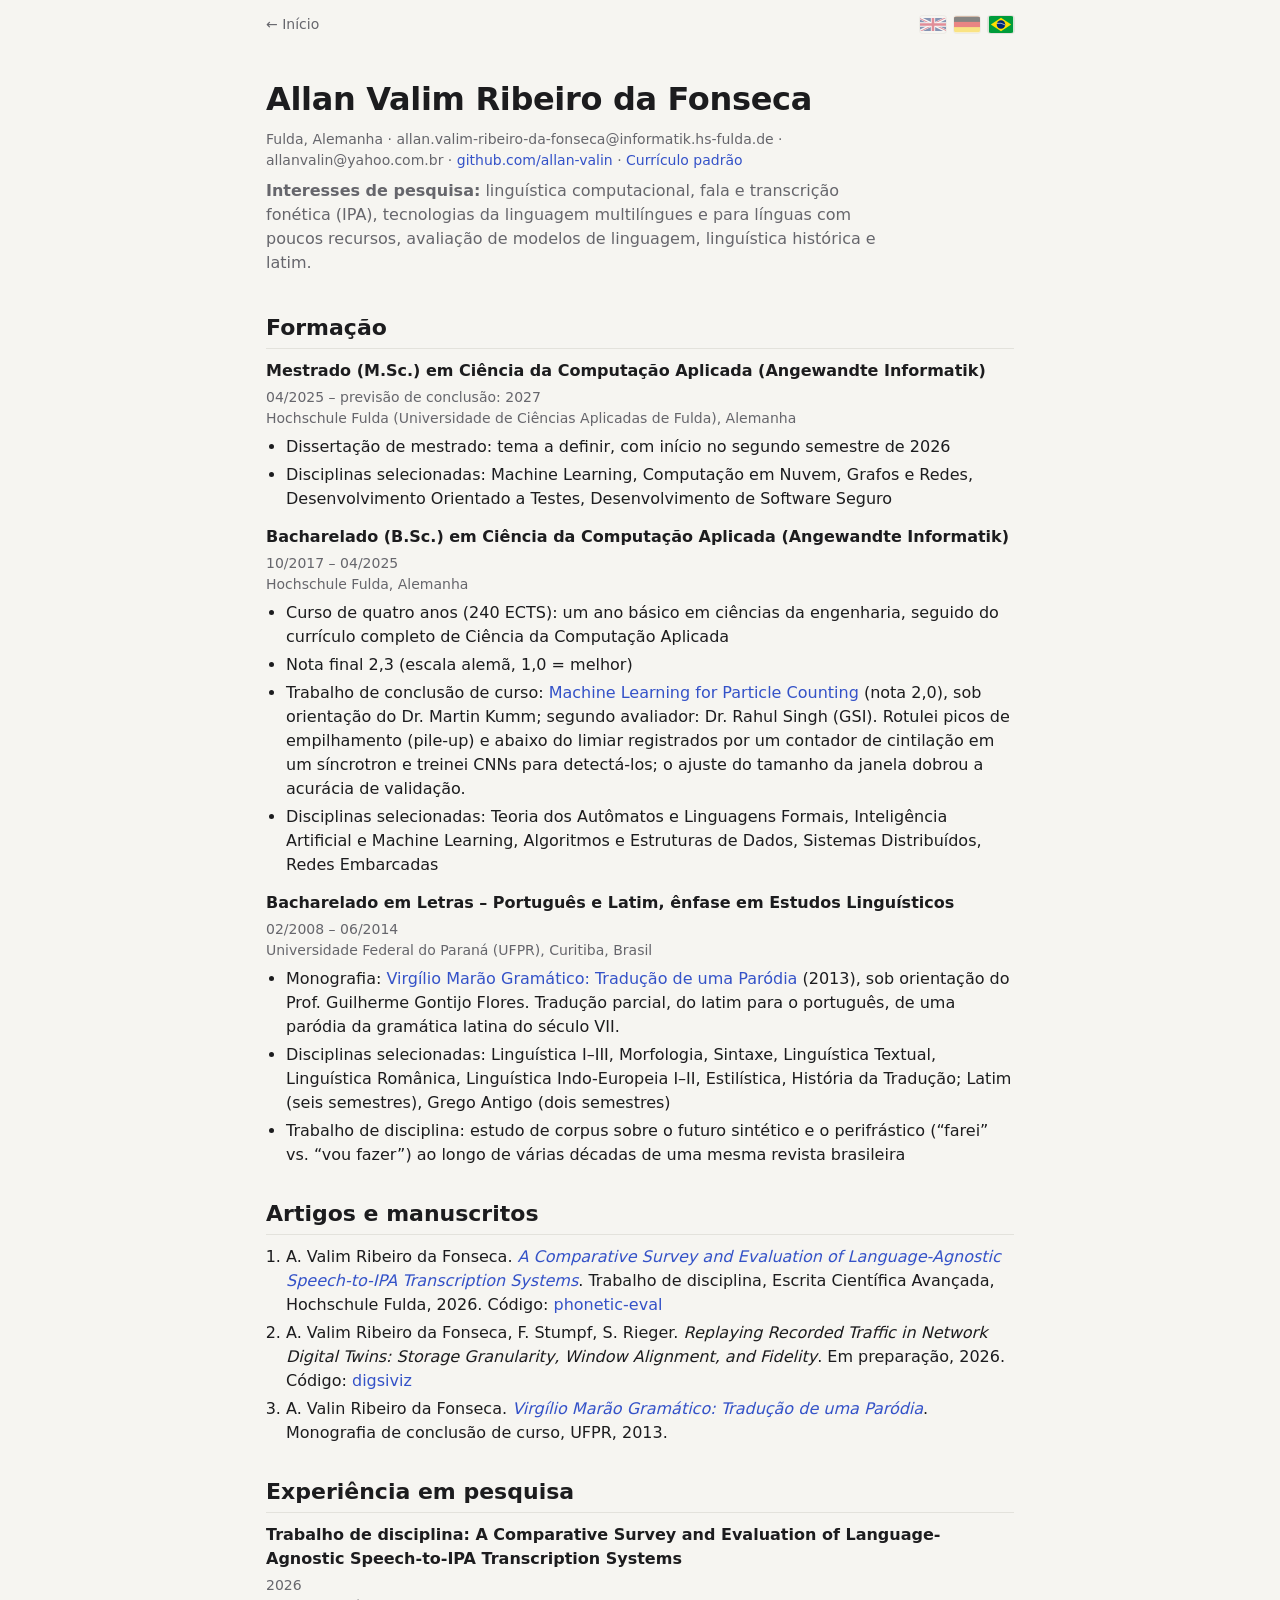
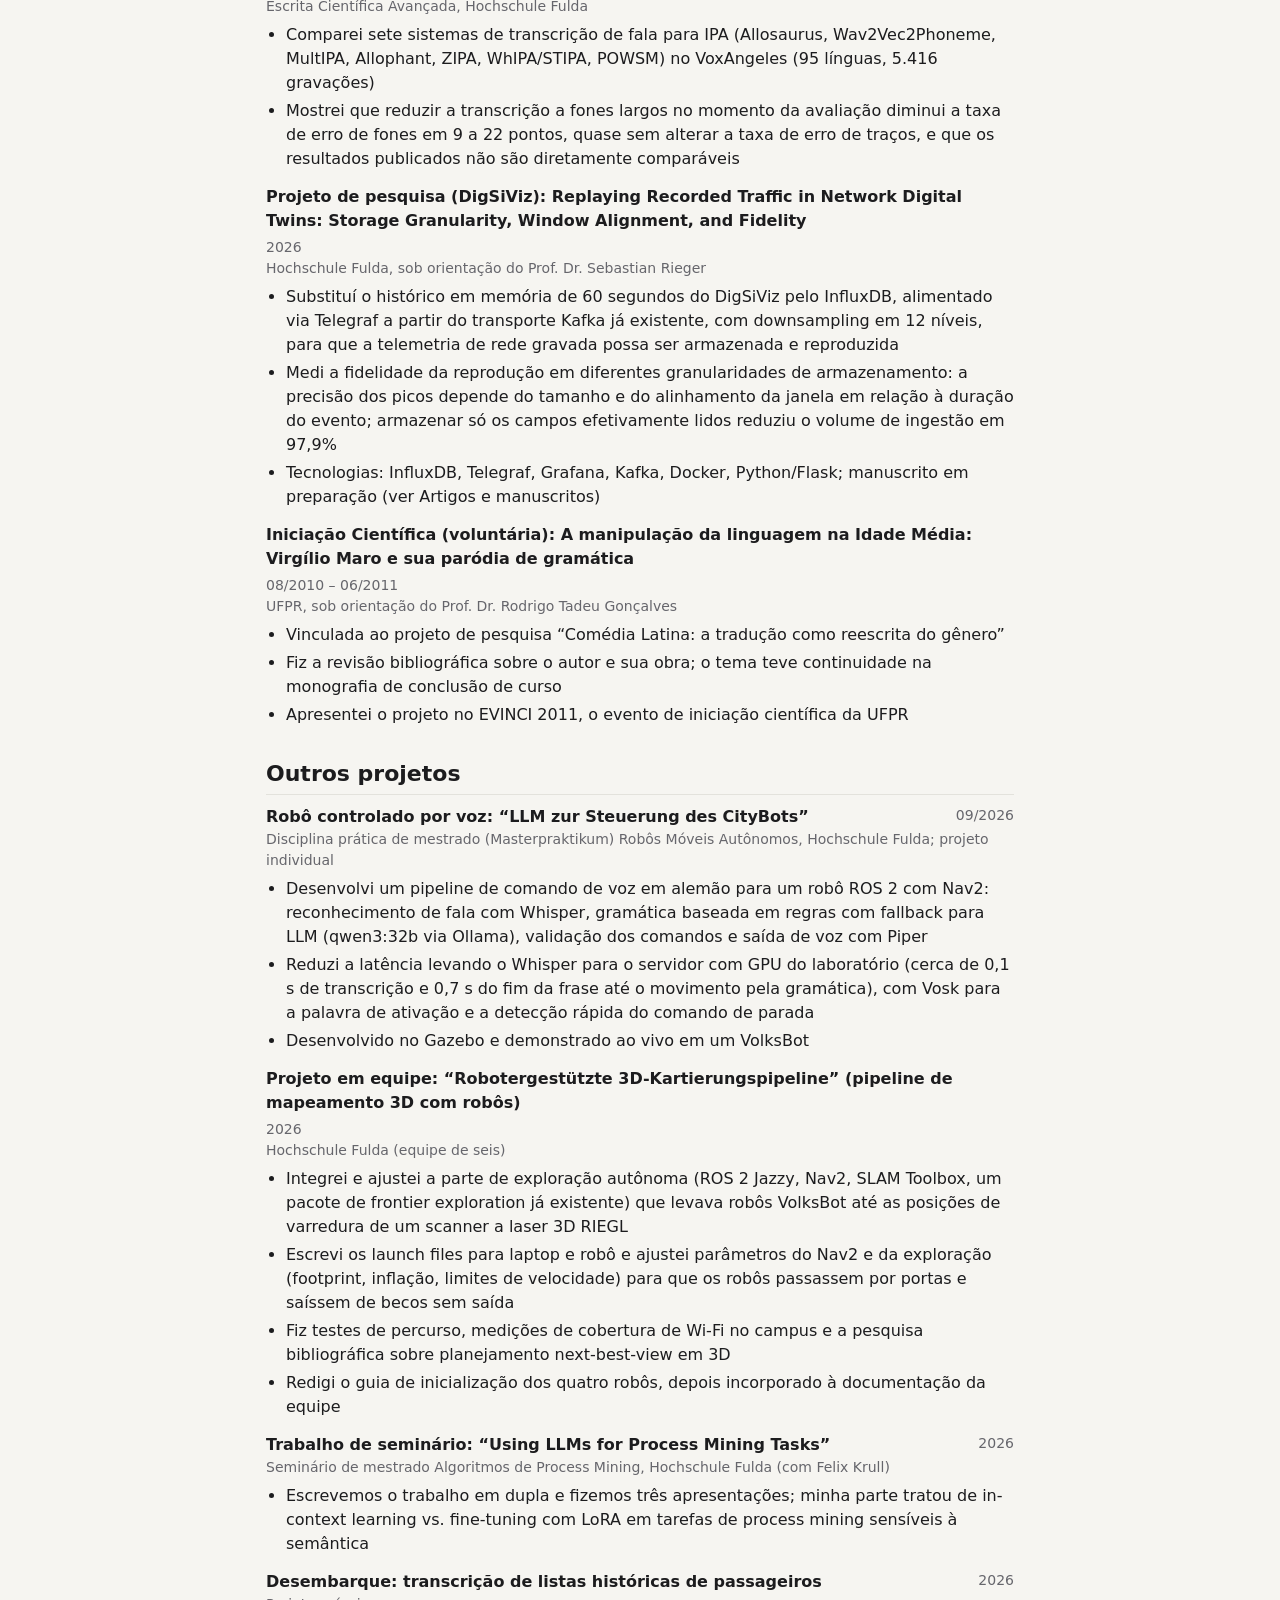
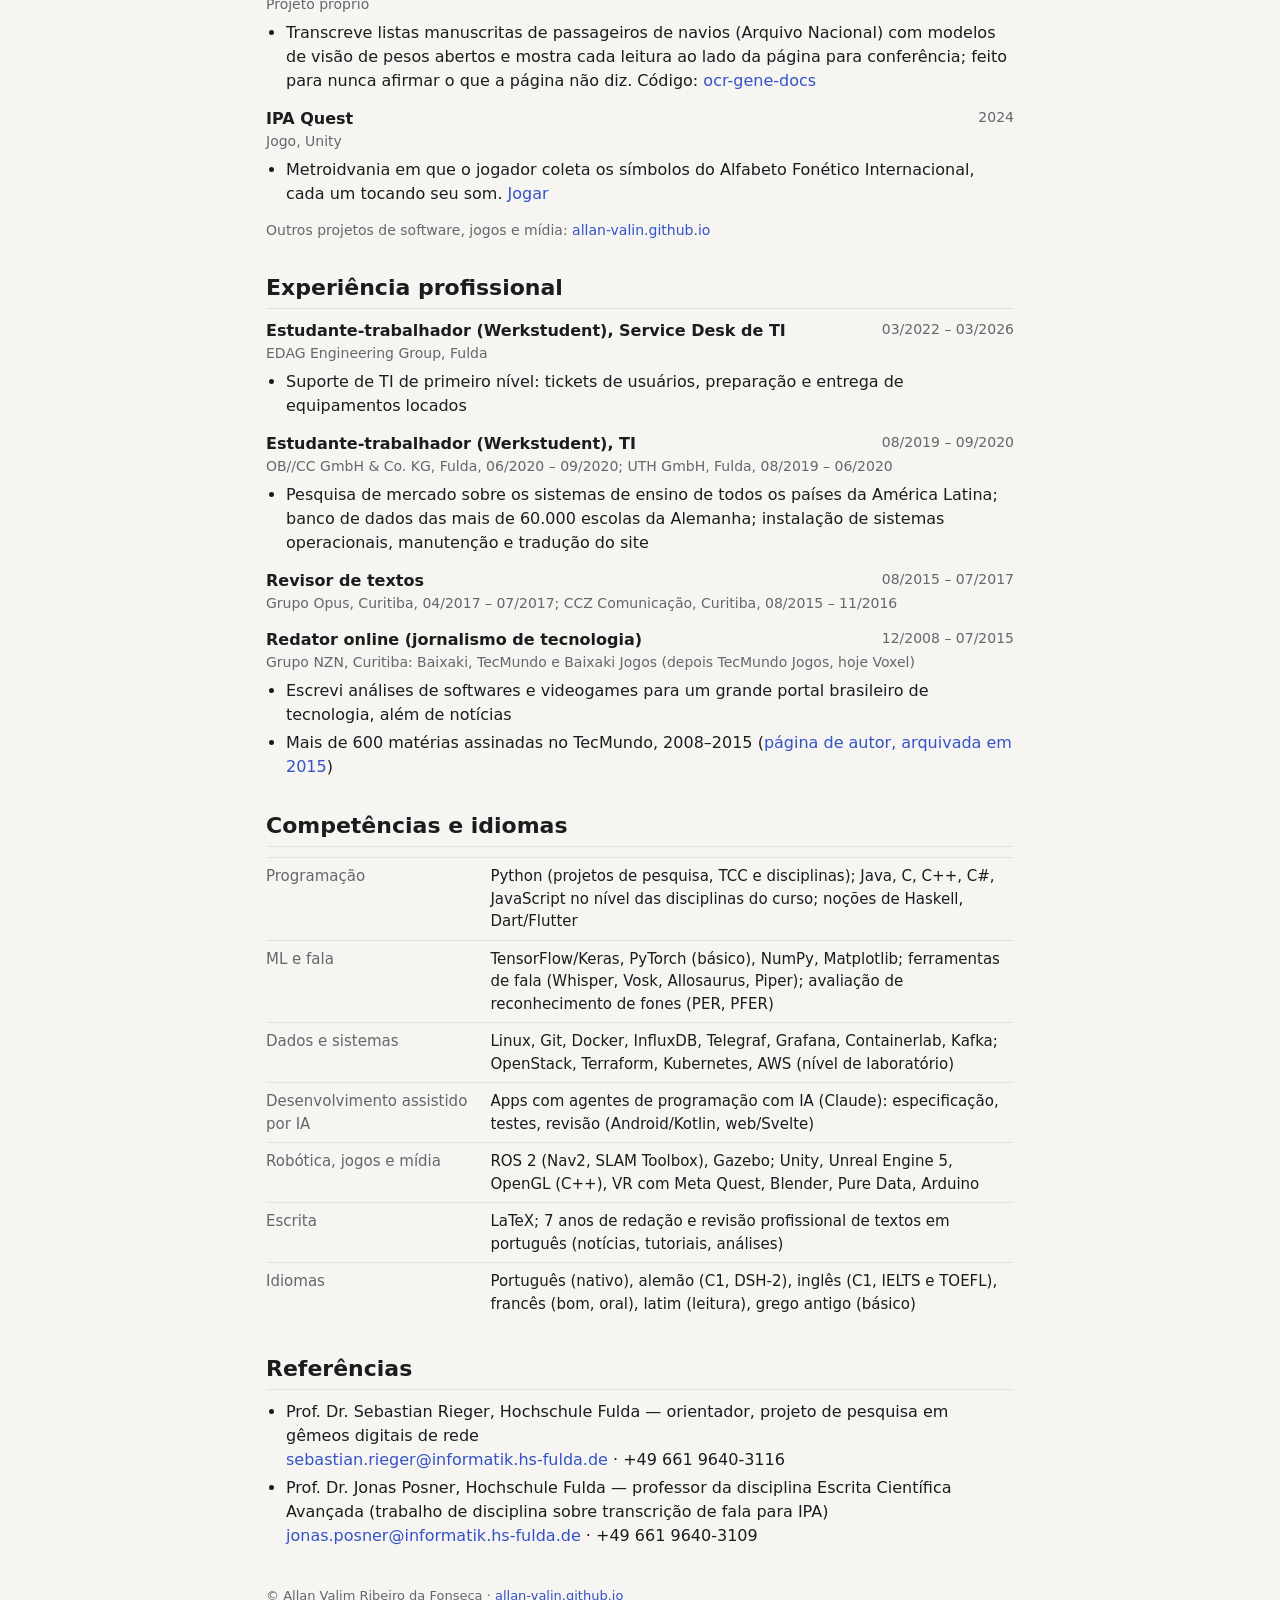
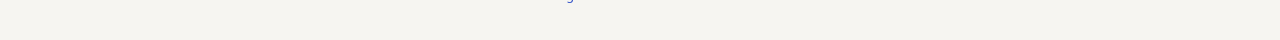
<file: pt/cv/academic.html>
<!DOCTYPE html>
<html lang="pt-BR">
<head>
<meta charset="utf-8">
<meta name="viewport" content="width=device-width, initial-scale=1">
<title>Currículo acadêmico – Allan Valim</title>
<meta name="description" content="Currículo acadêmico de Allan Valim Ribeiro da Fonseca: linguística computacional, transcrição de fala para IPA, latim.">
<link rel="stylesheet" href="/assets/site.css">
<link rel="alternate" hreflang="en" href="https://allan-valin.github.io/cv/academic.html">
<link rel="alternate" hreflang="de" href="https://allan-valin.github.io/de/cv/academic.html">
<link rel="alternate" hreflang="pt-BR" href="https://allan-valin.github.io/pt/cv/academic.html">
</head>
<body>
<div class="wrap cv">
  <div class="topbar">
    <a class="home" href="/pt/">← Início</a>
    <div class="lang"><a href="/cv/academic.html" hreflang="en"><img src="/assets/flag-en.svg" alt="English" title="English"></a><a href="/de/cv/academic.html" hreflang="de"><img src="/assets/flag-de.svg" alt="Deutsch" title="Deutsch"></a><a href="/pt/cv/academic.html" hreflang="pt-BR" aria-current="page"><img src="/assets/flag-pt.svg" alt="Português (Brasil)" title="Português (Brasil)"></a></div>
  </div>

  <header>
    <h1>Allan Valim Ribeiro da Fonseca</h1>
    <p class="contact">Fulda, Alemanha · allan.valim-ribeiro-da-fonseca@informatik.hs-fulda.de · allanvalin@yahoo.com.br · <a href="https://github.com/allan-valin">github.com/allan-valin</a> · <a href="/pt/cv/">Currículo padrão</a></p>
    <p><strong>Interesses de pesquisa:</strong> linguística computacional, fala e transcrição fonética (IPA), tecnologias da linguagem multilíngues e para línguas com poucos recursos, avaliação de modelos de linguagem, linguística histórica e latim.</p>
  </header>

  <h2>Formação</h2>
  <div class="entry">
    <div class="head"><strong>Mestrado (M.Sc.) em Ciência da Computação Aplicada (Angewandte Informatik)</strong><span class="when">04/2025 – previsão de conclusão: 2027</span></div>
    <div class="where">Hochschule Fulda (Universidade de Ciências Aplicadas de Fulda), Alemanha</div>
    <ul>
      <li>Dissertação de mestrado: tema a definir, com início no segundo semestre de 2026</li>
      <li>Disciplinas selecionadas: Machine Learning, Computação em Nuvem, Grafos e Redes, Desenvolvimento Orientado a Testes, Desenvolvimento de Software Seguro</li>
    </ul>
  </div>
  <div class="entry">
    <div class="head"><strong>Bacharelado (B.Sc.) em Ciência da Computação Aplicada (Angewandte Informatik)</strong><span class="when">10/2017 – 04/2025</span></div>
    <div class="where">Hochschule Fulda, Alemanha</div>
    <ul>
      <li>Curso de quatro anos (240 ECTS): um ano básico em ciências da engenharia, seguido do currículo completo de Ciência da Computação Aplicada</li>
      <li>Nota final 2,3 (escala alemã, 1,0 = melhor)</li>
      <li>Trabalho de conclusão de curso: <a href="/papers/2025-bachelor-thesis-ml-particle-counting.pdf">Machine Learning for Particle Counting</a> (nota 2,0), sob orientação do Dr. Martin Kumm; segundo avaliador: Dr. Rahul Singh (GSI). Rotulei picos de empilhamento (pile-up) e abaixo do limiar registrados por um contador de cintilação em um síncrotron e treinei CNNs para detectá-los; o ajuste do tamanho da janela dobrou a acurácia de validação.</li>
      <li>Disciplinas selecionadas: Teoria dos Autômatos e Linguagens Formais, Inteligência Artificial e Machine Learning, Algoritmos e Estruturas de Dados, Sistemas Distribuídos, Redes Embarcadas</li>
    </ul>
  </div>
  <div class="entry">
    <div class="head"><strong>Bacharelado em Letras – Português e Latim, ênfase em Estudos Linguísticos</strong><span class="when">02/2008 – 06/2014</span></div>
    <div class="where">Universidade Federal do Paraná (UFPR), Curitiba, Brasil</div>
    <ul>
      <li>Monografia: <a href="/papers/2013-monografia-virgilio-marao-gramatico.pdf">Virgílio Marão Gramático: Tradução de uma Paródia</a> (2013), sob orientação do Prof. Guilherme Gontijo Flores. Tradução parcial, do latim para o português, de uma paródia da gramática latina do século VII.</li>
      <li>Disciplinas selecionadas: Linguística I–III, Morfologia, Sintaxe, Linguística Textual, Linguística Românica, Linguística Indo-Europeia I–II, Estilística, História da Tradução; Latim (seis semestres), Grego Antigo (dois semestres)</li>
      <li>Trabalho de disciplina: estudo de corpus sobre o futuro sintético e o perifrástico (“farei” vs. “vou fazer”) ao longo de várias décadas de uma mesma revista brasileira</li>
    </ul>
  </div>

  <h2>Artigos e manuscritos</h2>
  <ol>
    <li>A. Valim Ribeiro da Fonseca. <a href="/papers/2026-speech-to-ipa-survey.pdf"><em>A Comparative Survey and Evaluation of Language-Agnostic Speech-to-IPA Transcription Systems</em></a>. Trabalho de disciplina, Escrita Científica Avançada, Hochschule Fulda, 2026. Código: <a href="https://github.com/allan-valin/phonetic-eval">phonetic-eval</a></li>
    <li>A. Valim Ribeiro da Fonseca, F. Stumpf, S. Rieger. <em>Replaying Recorded Traffic in Network Digital Twins: Storage Granularity, Window Alignment, and Fidelity</em>. Em preparação, 2026. Código: <a href="https://github.com/allan-valin/digsiviz">digsiviz</a></li>
    <li>A. Valin Ribeiro da Fonseca. <a href="/papers/2013-monografia-virgilio-marao-gramatico.pdf"><em>Virgílio Marão Gramático: Tradução de uma Paródia</em></a>. Monografia de conclusão de curso, UFPR, 2013.</li>
  </ol>

  <h2>Experiência em pesquisa</h2>
  <div class="entry">
    <div class="head"><strong>Trabalho de disciplina: A Comparative Survey and Evaluation of Language-Agnostic Speech-to-IPA Transcription Systems</strong><span class="when">2026</span></div>
    <div class="where">Escrita Científica Avançada, Hochschule Fulda</div>
    <ul>
      <li>Comparei sete sistemas de transcrição de fala para IPA (Allosaurus, Wav2Vec2Phoneme, MultIPA, Allophant, ZIPA, WhIPA/STIPA, POWSM) no VoxAngeles (95 línguas, 5.416 gravações)</li>
      <li>Mostrei que reduzir a transcrição a fones largos no momento da avaliação diminui a taxa de erro de fones em 9 a 22 pontos, quase sem alterar a taxa de erro de traços, e que os resultados publicados não são diretamente comparáveis</li>
    </ul>
  </div>
  <div class="entry">
    <div class="head"><strong>Projeto de pesquisa (DigSiViz): Replaying Recorded Traffic in Network Digital Twins: Storage Granularity, Window Alignment, and Fidelity</strong><span class="when">2026</span></div>
    <div class="where">Hochschule Fulda, sob orientação do Prof. Dr. Sebastian Rieger</div>
    <ul>
      <li>Substituí o histórico em memória de 60 segundos do DigSiViz pelo InfluxDB, alimentado via Telegraf a partir do transporte Kafka já existente, com downsampling em 12 níveis, para que a telemetria de rede gravada possa ser armazenada e reproduzida</li>
      <li>Medi a fidelidade da reprodução em diferentes granularidades de armazenamento: a precisão dos picos depende do tamanho e do alinhamento da janela em relação à duração do evento; armazenar só os campos efetivamente lidos reduziu o volume de ingestão em 97,9%</li>
      <li>Tecnologias: InfluxDB, Telegraf, Grafana, Kafka, Docker, Python/Flask; manuscrito em preparação (ver Artigos e manuscritos)</li>
    </ul>
  </div>
  <div class="entry">
    <div class="head"><strong>Iniciação Científica (voluntária): A manipulação da linguagem na Idade Média: Virgílio Maro e sua paródia de gramática</strong><span class="when">08/2010 – 06/2011</span></div>
    <div class="where">UFPR, sob orientação do Prof. Dr. Rodrigo Tadeu Gonçalves</div>
    <ul>
      <li>Vinculada ao projeto de pesquisa “Comédia Latina: a tradução como reescrita do gênero”</li>
      <li>Fiz a revisão bibliográfica sobre o autor e sua obra; o tema teve continuidade na monografia de conclusão de curso</li>
      <li>Apresentei o projeto no EVINCI 2011, o evento de iniciação científica da UFPR</li>
    </ul>
  </div>

  <h2>Outros projetos</h2>
  <div class="entry">
    <div class="head"><strong>Robô controlado por voz: “LLM zur Steuerung des CityBots”</strong><span class="when">09/2026</span></div>
    <div class="where">Disciplina prática de mestrado (Masterpraktikum) Robôs Móveis Autônomos, Hochschule Fulda; projeto individual</div>
    <ul>
      <li>Desenvolvi um pipeline de comando de voz em alemão para um robô ROS 2 com Nav2: reconhecimento de fala com Whisper, gramática baseada em regras com fallback para LLM (qwen3:32b via Ollama), validação dos comandos e saída de voz com Piper</li>
      <li>Reduzi a latência levando o Whisper para o servidor com GPU do laboratório (cerca de 0,1 s de transcrição e 0,7 s do fim da frase até o movimento pela gramática), com Vosk para a palavra de ativação e a detecção rápida do comando de parada</li>
      <li>Desenvolvido no Gazebo e demonstrado ao vivo em um VolksBot</li>
    </ul>
  </div>
  <div class="entry">
    <div class="head"><strong>Projeto em equipe: “Robotergestützte 3D-Kartierungspipeline” (pipeline de mapeamento 3D com robôs)</strong><span class="when">2026</span></div>
    <div class="where">Hochschule Fulda (equipe de seis)</div>
    <ul>
      <li>Integrei e ajustei a parte de exploração autônoma (ROS 2 Jazzy, Nav2, SLAM Toolbox, um pacote de frontier exploration já existente) que levava robôs VolksBot até as posições de varredura de um scanner a laser 3D RIEGL</li>
      <li>Escrevi os launch files para laptop e robô e ajustei parâmetros do Nav2 e da exploração (footprint, inflação, limites de velocidade) para que os robôs passassem por portas e saíssem de becos sem saída</li>
      <li>Fiz testes de percurso, medições de cobertura de Wi-Fi no campus e a pesquisa bibliográfica sobre planejamento next-best-view em 3D</li>
      <li>Redigi o guia de inicialização dos quatro robôs, depois incorporado à documentação da equipe</li>
    </ul>
  </div>
  <div class="entry">
    <div class="head"><strong>Trabalho de seminário: “Using LLMs for Process Mining Tasks”</strong><span class="when">2026</span></div>
    <div class="where">Seminário de mestrado Algoritmos de Process Mining, Hochschule Fulda (com Felix Krull)</div>
    <ul>
      <li>Escrevemos o trabalho em dupla e fizemos três apresentações; minha parte tratou de in-context learning vs. fine-tuning com LoRA em tarefas de process mining sensíveis à semântica</li>
    </ul>
  </div>
  <div class="entry">
    <div class="head"><strong>Desembarque: transcrição de listas históricas de passageiros</strong><span class="when">2026</span></div>
    <div class="where">Projeto próprio</div>
    <ul>
      <li>Transcreve listas manuscritas de passageiros de navios (Arquivo Nacional) com modelos de visão de pesos abertos e mostra cada leitura ao lado da página para conferência; feito para nunca afirmar o que a página não diz. Código: <a href="https://github.com/allan-valin/ocr-gene-docs">ocr-gene-docs</a></li>
    </ul>
  </div>
  <div class="entry">
    <div class="head"><strong>IPA Quest</strong><span class="when">2024</span></div>
    <div class="where">Jogo, Unity</div>
    <ul>
      <li>Metroidvania em que o jogador coleta os símbolos do Alfabeto Fonético Internacional, cada um tocando seu som. <a href="https://dshiryu.itch.io/ipa-quest">Jogar</a></li>
    </ul>
  </div>
  <p class="note">Outros projetos de software, jogos e mídia: <a href="/pt/">allan-valin.github.io</a></p>

  <h2>Experiência profissional</h2>
  <div class="entry">
    <div class="head"><strong>Estudante-trabalhador (Werkstudent), Service Desk de TI</strong><span class="when">03/2022 – 03/2026</span></div>
    <div class="where">EDAG Engineering Group, Fulda</div>
    <ul><li>Suporte de TI de primeiro nível: tickets de usuários, preparação e entrega de equipamentos locados</li></ul>
  </div>
  <div class="entry">
    <div class="head"><strong>Estudante-trabalhador (Werkstudent), TI</strong><span class="when">08/2019 – 09/2020</span></div>
    <div class="where">OB//CC GmbH &amp; Co. KG, Fulda, 06/2020 – 09/2020; UTH GmbH, Fulda, 08/2019 – 06/2020</div>
    <ul><li>Pesquisa de mercado sobre os sistemas de ensino de todos os países da América Latina; banco de dados das mais de 60.000 escolas da Alemanha; instalação de sistemas operacionais, manutenção e tradução do site</li></ul>
  </div>
  <div class="entry">
    <div class="head"><strong>Revisor de textos</strong><span class="when">08/2015 – 07/2017</span></div>
    <div class="where">Grupo Opus, Curitiba, 04/2017 – 07/2017; CCZ Comunicação, Curitiba, 08/2015 – 11/2016</div>
  </div>
  <div class="entry">
    <div class="head"><strong>Redator online (jornalismo de tecnologia)</strong><span class="when">12/2008 – 07/2015</span></div>
    <div class="where">Grupo NZN, Curitiba: Baixaki, TecMundo e Baixaki Jogos (depois TecMundo Jogos, hoje Voxel)</div>
    <ul><li>Escrevi análises de softwares e videogames para um grande portal brasileiro de tecnologia, além de notícias</li><li>Mais de 600 matérias assinadas no TecMundo, 2008–2015 (<a href="https://web.archive.org/web/20150530054442/http://www.tecmundo.com.br/autor/69-allan-valin">página de autor, arquivada em 2015</a>)</li></ul>
  </div>

  <h2>Competências e idiomas</h2>
  <table>
    <tr><td>Programação</td><td>Python (projetos de pesquisa, TCC e disciplinas); Java, C, C++, C#, JavaScript no nível das disciplinas do curso; noções de Haskell, Dart/Flutter</td></tr>
    <tr><td>ML e fala</td><td>TensorFlow/Keras, PyTorch (básico), NumPy, Matplotlib; ferramentas de fala (Whisper, Vosk, Allosaurus, Piper); avaliação de reconhecimento de fones (PER, PFER)</td></tr>
    <tr><td>Dados e sistemas</td><td>Linux, Git, Docker, InfluxDB, Telegraf, Grafana, Containerlab, Kafka; OpenStack, Terraform, Kubernetes, AWS (nível de laboratório)</td></tr>
    <tr><td>Desenvolvimento assistido por IA</td><td>Apps com agentes de programação com IA (Claude): especificação, testes, revisão (Android/Kotlin, web/Svelte)</td></tr>
    <tr><td>Robótica, jogos e mídia</td><td>ROS 2 (Nav2, SLAM Toolbox), Gazebo; Unity, Unreal Engine 5, OpenGL (C++), VR com Meta Quest, Blender, Pure Data, Arduino</td></tr>
    <tr><td>Escrita</td><td>LaTeX; 7 anos de redação e revisão profissional de textos em português (notícias, tutoriais, análises)</td></tr>
    <tr><td>Idiomas</td><td>Português (nativo), alemão (C1, DSH-2), inglês (C1, IELTS e TOEFL), francês (bom, oral), latim (leitura), grego antigo (básico)</td></tr>
  </table>

  <h2>Referências</h2>
  <ul>
    <li>Prof. Dr. Sebastian Rieger, Hochschule Fulda — orientador, projeto de pesquisa em gêmeos digitais de rede<br><a href="mailto:sebastian.rieger@informatik.hs-fulda.de">sebastian.rieger@informatik.hs-fulda.de</a> · +49 661 9640-3116</li>
    <li>Prof. Dr. Jonas Posner, Hochschule Fulda — professor da disciplina Escrita Científica Avançada (trabalho de disciplina sobre transcrição de fala para IPA)<br><a href="mailto:jonas.posner@informatik.hs-fulda.de">jonas.posner@informatik.hs-fulda.de</a> · +49 661 9640-3109</li>
  </ul>

  <footer>© Allan Valim Ribeiro da Fonseca · <a href="/pt/">allan-valin.github.io</a></footer>
</div>
</body>
</html>
</file>
<file: assets/site.css>
:root { --bg:#f6f5f1; --fg:#1c1c1e; --mute:#66666c; --card:#fff; --line:#e3e2dc; --accent:#3452c8; --tag:#eceae3; }
@media (prefers-color-scheme: dark) { :root { --bg:#131518; --fg:#e8e6e1; --mute:#9094a0; --card:#1b1e24; --line:#2a2e37; --accent:#8da2fb; --tag:#262a33; } }
* { box-sizing:border-box; }
html { scroll-behavior:smooth; }
body { margin:0; background:var(--bg); color:var(--fg); font:16px/1.5 system-ui,-apple-system,Segoe UI,sans-serif; }
a { color:var(--accent); text-decoration:none; } a:hover { text-decoration:underline; }
.wrap { max-width:1000px; margin:0 auto; padding:0 16px; }
header { padding:40px 0 20px; }
header h1 { margin:0; font-size:32px; letter-spacing:-.01em; }
header p { margin:8px 0 0; color:var(--mute); max-width:640px; }
nav { position:sticky; top:0; background:color-mix(in srgb, var(--bg) 88%, transparent); backdrop-filter:blur(8px); border-bottom:1px solid var(--line); z-index:5; }
nav .wrap { display:flex; gap:4px 18px; flex-wrap:wrap; padding:10px 16px; font-size:14px; }
nav a { color:var(--fg); }
.links { margin-top:14px; display:flex; gap:14px; flex-wrap:wrap; font-size:14px; }
section { padding:34px 0 6px; }
h2 { font-size:22px; margin:0 0 6px; }
.lead { color:var(--mute); margin:0 0 18px; }
.grid { display:grid; grid-template-columns:repeat(auto-fill, minmax(290px,1fr)); gap:16px; }
.card { background:var(--card); border:1px solid var(--line); border-radius:12px; overflow:hidden; display:flex; flex-direction:column; }
.card .body { padding:14px 16px 16px; display:flex; flex-direction:column; gap:8px; flex:1; }
.card h3 { margin:0; font-size:17px; }
.card h3 a { color:inherit; text-decoration:none; }
.card h3 a:hover { text-decoration:underline; }
.card { transition: transform .15s, box-shadow .15s; }
.card:has(> a > img.shot):hover { transform: translateY(-2px); box-shadow: 0 6px 18px rgb(0 0 0 / .12); }
.card p { margin:0; color:var(--mute); font-size:14px; }
.meta { font-size:12px; color:var(--mute); text-transform:uppercase; letter-spacing:.05em; }
.actions { margin-top:auto; padding-top:6px; display:flex; gap:12px; flex-wrap:wrap; font-size:14px; }
.video { position:relative; aspect-ratio:16/9; background:#000; }
.video iframe, .video img { position:absolute; inset:0; width:100%; height:100%; border:0; object-fit:cover; }
.video button { position:absolute; inset:0; width:100%; height:100%; background:transparent; border:0; cursor:pointer; }
.video button::after { content:"▶"; position:absolute; left:50%; top:50%; transform:translate(-50%,-50%); width:56px; height:40px; border-radius:10px; background:rgba(0,0,0,.7); color:#fff; font-size:18px; display:grid; place-items:center; }
.more { font-size:13px; color:var(--mute); }
.more a { margin-right:8px; }
.tags { display:flex; gap:6px; flex-wrap:wrap; }
.tags span { background:var(--tag); border-radius:999px; padding:2px 9px; font-size:12px; color:var(--mute); }
.photos { display:grid; grid-template-columns:repeat(auto-fill, minmax(150px,1fr)); gap:8px; }
.photos a { display:block; aspect-ratio:3/2; overflow:hidden; border-radius:8px; background:var(--tag); }
.photos img { width:100%; height:100%; object-fit:cover; display:block; transition:transform .2s; }
.photos a:hover img { transform:scale(1.03); }
.papers li { margin-bottom:12px; }
.papers ul { padding-left:18px; }
footer { padding:34px 0; color:var(--mute); font-size:13px; }
img.shot { width:100%; display:block; background:#2b2f36; }

/* language switcher */
.topbar { display:flex; justify-content:space-between; align-items:center; gap:12px; padding-top:14px; font-size:14px; }
.topbar .home { color:var(--mute); }
.lang { display:flex; gap:8px; margin-left:auto; }
.lang a { display:block; opacity:.45; transition:opacity .15s; }
.lang a:hover, .lang a[aria-current="page"] { opacity:1; }
.lang img { width:26px; height:17px; display:block; border-radius:3px; box-shadow:0 0 0 1px var(--line); }

/* CV pages */
.cv { max-width:780px; }
.cv header { padding-bottom:6px; }
.cv .contact { color:var(--mute); font-size:14px; margin-top:6px; }
.cv h2 { margin:30px 0 10px; padding-bottom:4px; border-bottom:1px solid var(--line); }
.cv .entry { margin:0 0 14px; }
.cv .entry .head { display:flex; justify-content:space-between; gap:4px 16px; flex-wrap:wrap; }
.cv .entry .when { color:var(--mute); font-size:14px; white-space:nowrap; }
.cv .entry .where { color:var(--mute); font-size:14px; }
.cv ul, .cv ol { margin:6px 0 0; padding-left:20px; }
.cv li { margin-bottom:4px; }
.cv table { border-collapse:collapse; width:100%; font-size:15px; }
.cv td { border-top:1px solid var(--line); padding:7px 10px 7px 0; vertical-align:top; }
.cv td:first-child { color:var(--mute); width:30%; }
.cv .note { color:var(--mute); font-size:14px; }
@media print { nav, .topbar { display:none; } body { background:#fff; color:#000; } }
</file>
